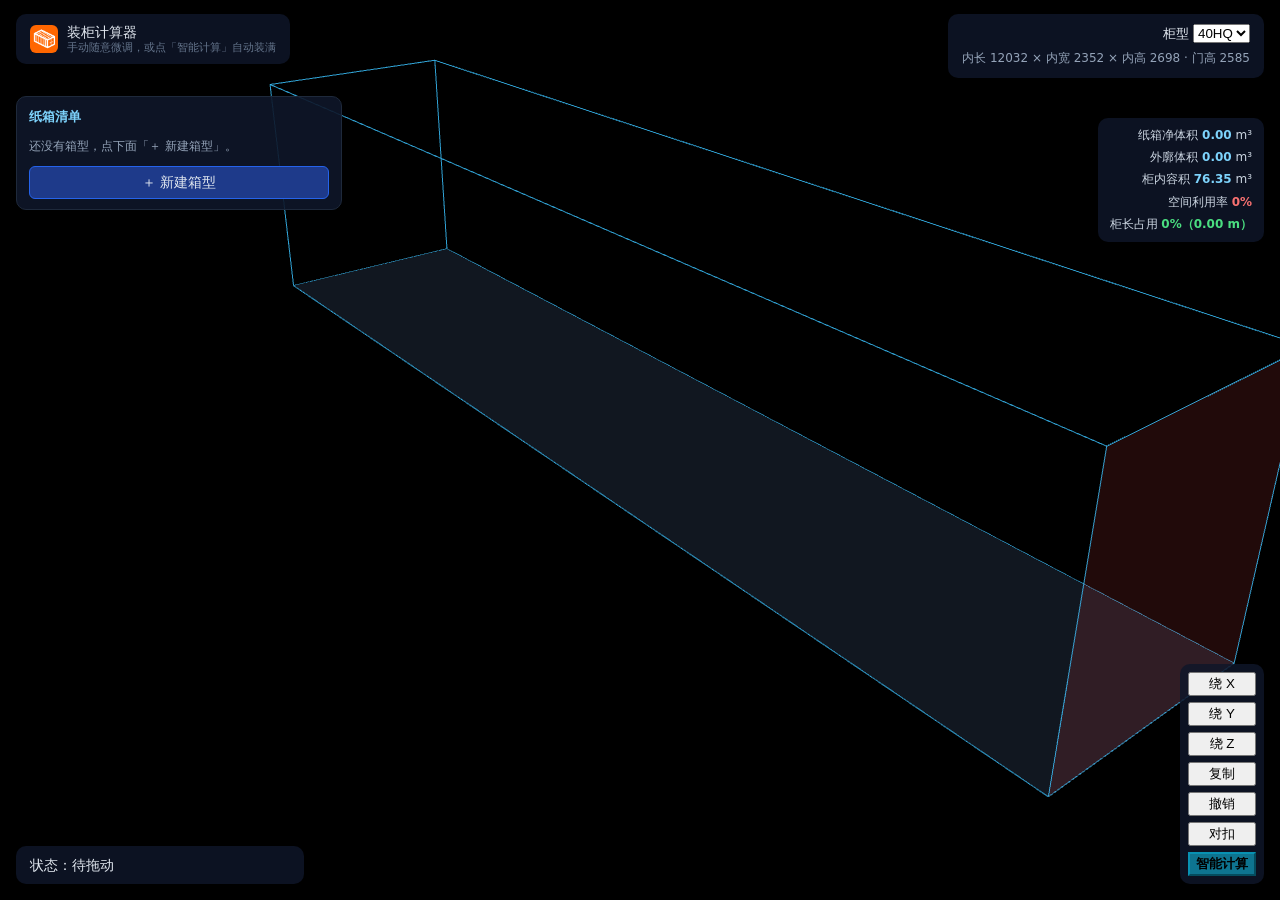
<file: index.html>
﻿<!DOCTYPE html>
<html lang="zh-CN">
<head>
<meta charset="UTF-8">
<title>集装箱装柜计算 · 手动摆放 + 智能计算</title>
<link rel="icon" href="assets/favicon-32.png" sizes="32x32" type="image/png">
<link rel="icon" href="assets/favicon-16.png" sizes="16x16" type="image/png">
<link rel="icon" href="assets/favicon-48.png" sizes="48x48" type="image/png">
<link rel="icon" href="assets/favicon.ico" sizes="any">
<link rel="apple-touch-icon" href="assets/apple-touch-icon.png">
<style>
  body { margin: 0; background: #0f172a; color: #e2e8f0; font: 14px/1.6 system-ui, "Microsoft YaHei", sans-serif; }
  #hud { position: fixed; left: 16px; top: 14px; z-index: 2; background: rgba(15,23,42,.82); padding: 10px 14px; border-radius: 10px; }
  #hud-right { position: fixed; right: 16px; top: 14px; z-index: 2; background: rgba(15,23,42,.82);
               padding: 10px 14px; border-radius: 10px; text-align: right; }
  /* 操作按钮：竖直排在页面右下角 */
  #tools { position: fixed; right: 16px; bottom: 16px; z-index: 2; background: rgba(15,23,42,.82);
           padding: 8px 8px; border-radius: 10px; display: flex; flex-direction: column; gap: 6px; }
  #tools .btn { width: 96px; }
  #hud b { color: #7dd3fc; }
  #status { position: fixed; left: 16px; bottom: 16px; z-index: 2; background: rgba(15,23,42,.82); padding: 8px 14px; border-radius: 10px; min-width: 260px; }
  #status.bad { background: rgba(127,29,29,.9); }
  canvas { display: block; }
  /* 左栏：箱型列表与新建表单 */
  #side { position: fixed; left: 16px; top: 96px; z-index: 3; width: 300px; max-height: calc(100vh - 150px); overflow-y: auto; overflow-x: hidden;
          background: rgba(15,23,42,.9); border: 1px solid #1e293b; border-radius: 10px; padding: 10px 12px; }
  #side h3 { margin: 0 0 8px; font-size: 13px; color: #7dd3fc; font-weight: 600; }
  .btn { background: #1e3a8a; color: #e2e8f0; border: 1px solid #2563eb; border-radius: 6px; padding: 4px 10px; cursor: pointer; font: inherit; }
  .btn:hover { background: #1d4ed8; }
  .btn.ghost { background: transparent; border-color: #334155; }
  .sku { border: 1px solid #1e293b; border-radius: 8px; padding: 7px 9px; margin-bottom: 7px; cursor: pointer; }
  .sku.on { border-color: #f59e0b; background: rgba(245,158,11,.08); }
  .sku .nm { font-size: 13px; color: #e2e8f0; display: flex; align-items: center; gap: 6px; }
  .sku .dot { width: 10px; height: 10px; border-radius: 50%; display: inline-block; flex: none; }
  .sku .meta { font-size: 12px; color: #94a3b8; }
  /* 单行排版：名称 规格 计数 ＋改删 全在一行里 */
  .sku .row1 { display: flex; align-items: center; gap: 6px; font-size: 13px; min-width: 0; }
  .sku .row1 .nmx { color: #e2e8f0; white-space: nowrap; }
  .sku .row1 .meta { color: #94a3b8; font-size: 12px; overflow: hidden; text-overflow: ellipsis; min-width: 0; flex: 0 1 auto; }
  .sku .row1 .cnt { margin-left: auto; font-size: 12px; color: #7dd3fc; white-space: nowrap; }
  .sku .row1 .btn { padding: 1px 6px; font-size: 12px; line-height: 18px; flex: none; }
  .sku .cnt { margin-left: auto; font-size: 12px; color: #7dd3fc; }
  /* 体积/利用率：放到右上角柜型信息下面，竖排右对齐 */
  #stats { position: fixed; right: 16px; top: 118px; z-index: 2;
           background: rgba(15,23,42,.82); padding: 8px 12px; border-radius: 10px; font-size: 12px;
           color: #cbd5e1; display: flex; flex-direction: column; gap: 3px; align-items: flex-end;
           text-align: right; white-space: nowrap; }
  #stats b { color: #7dd3fc; font-weight: 600; }
  #empty { color: #94a3b8; font-size: 12px; line-height: 1.7; margin: 6px 0 10px; }
  #form { display: none; border-top: 1px dashed #334155; margin-top: 8px; padding-top: 8px; }
  #form.on { display: block; }
  #form .fld { display: flex; gap: 6px; margin-bottom: 6px; }
  #form label { font-size: 12px; color: #94a3b8; width: 84px; flex: none; line-height: 26px; }
  #form input, #form select { background: #0f172a; color: #e2e8f0; border: 1px solid #334155; border-radius: 5px; padding: 3px 6px; width: 100%; font: inherit; }
  #form .err { color: #fca5a5; font-size: 12px; min-height: 16px; }
  #shapes { display: flex; gap: 6px; margin-bottom: 6px; }
  #shapes button { flex: 1; background: #0f172a; color: #cbd5e1; border: 1px solid #334155; border-radius: 5px; padding: 4px 0; cursor: pointer; font: inherit; }
  #shapes button.on { border-color: #38bdf8; color: #38bdf8; }
</style>
</head>
<body>
<div id="hud">
  <div style="display:flex;align-items:center;gap:9px">
    <img src="assets/logo.png" alt="logo" style="width:28px;height:28px;border-radius:6px;flex:none">
    <div>
      <div style="font-size:14px;color:#e2e8f0;line-height:1.2">装柜计算器</div>
      <div style="font-size:11px;color:#64748b;line-height:1.2">手动随意微调，或点「智能计算」自动装满</div>
    </div>
  </div>
</div>
<div id="hud-right">
  <div style="font-size:13px">
    柜型 <select id="ctn">
      <option>20GP</option><option>40GP</option><option>40HQ</option><option>45HQ</option>
    </select>
  </div>
  <div id="dims" style="color:#94a3b8;margin-top:4px;font-size:12px;text-align:right"></div>
</div>
<div id="tools">
  <button id="rx">绕 X</button> <button id="ry">绕 Y</button> <button id="rz">绕 Z</button>
  <button id="cp">复制</button> <button id="un">撤销</button>
  <button id="pair">对扣</button>
  <button id="smart" style="background:#0e7490;border-color:#0891b2;font-weight:600">智能计算</button>
</div>
<div id="side">
  <h3>纸箱清单</h3>
  <div id="empty">还没有箱型，点下面「＋ 新建箱型」。</div>
  <div id="sku-list"></div>
  <button class="btn" id="new-sku" style="width:100%">＋ 新建箱型</button>
  <div id="form">
    <div id="shapes">
      <button type="button" data-shape="rect">矩形箱</button>
      <button type="button" data-shape="lshape">L 形箱</button>
      <button type="button" data-shape="slope">斜顶箱</button>
    </div>
    <div class="fld"><label>名称</label><input id="f-name" placeholder="例如 吧椅 / 茶几"></div>
    <div id="fields"></div>
    <div class="fld"><label>数量</label><input id="f-qty" value="10" inputmode="numeric"></div>
    <div class="err" id="f-err"></div>
    <div class="fld" style="gap:8px">
      <button class="btn" id="f-save" style="flex:1">保存</button>
      <button class="btn ghost" id="f-cancel" style="flex:1">取消</button>
    </div>
    <div class="fld" id="f-del-wrap" style="display:none">
      <button class="btn ghost" id="f-del" style="flex:1;border-color:#7f1d1d;color:#fca5a5">删除这个箱型</button>
    </div>
  </div>
</div>
<div id="stats">
  <span>纸箱净体积 <b id="st-net">0</b> m³</span>
  <span>外廓体积 <b id="st-outer">0</b> m³</span>
  <span>柜内容积 <b id="st-cvol">0</b> m³</span>
  <span>空间利用率 <b id="st-rate">0%</b></span>
  <span>柜长占用 <b id="st-len">0%</b></span>
</div>
<div id="status">状态：待拖动</div>
<div id="stat2" style="display:none"></div>
<script>
  // 错误兜底：页面出任何错都写到状态栏，截图就能看到原因
  window.__errs = [];
  function showErr(msg) {
    window.__errs.push(msg);
    var el = document.getElementById('status');
    if (el) { el.textContent = '脚本错误：' + msg; el.className = 'bad'; }
    var s2 = document.getElementById('stat2');
    if (s2) s2.textContent = '脚本错误：' + msg;
  }
  window.onerror = function (m, src, line, col) { showErr(m + ' @' + (src || '') + ':' + line + ':' + col); };
  window.addEventListener('unhandledrejection', function (e) {
    showErr((e.reason && (e.reason.message || e.reason)) || 'unknown rejection');
  });
</script>
<script src="js/core/shapes.js"></script>
<script src="js/core/containers.js"></script>
<script src="js/core/solid.js"></script>
<script src="js/core/pack.js"></script>
<script src="js/core/manual.js"></script>
<script src="js/core/corner-link.js"></script>
<script src="js/core/manual-model.js"></script>
<script type="module">
import * as THREE from './vendor/three.module.min.js';
import { geometryFor, poseMatrix3, applyPose } from './js/ui/box-geometry.js';

// 柜型切换：换柜型直接带参数重载，线框 / 相机取景 / 射线平面 / 标注一起重建，
// 不留半新半旧的场景状态。柜型确定 = 尺寸确定，本来就该整场重建。
const ctnKey = new URLSearchParams(location.search).get('container') || '40HQ';
const ctnSel = document.getElementById('ctn');
if (ctnSel) {
  ctnSel.value = ctnKey;
  // 切柜型：只重建渲染对象（线框/地面/相机/标注），数据模型原地保留，
  // 已摆的箱子一个都不丢；重建后重新校验，越界的标红。
  ctnSel.addEventListener('change', () => {
    c = CL.containers.get(ctnSel.value);
    model.container = c;
    paintDims();
    rebuildScene();
    revalidate();
    selected = null;
    refreshAll();
    say('已切到 ' + ctnSel.value + '：' + c.innerL + '×' + c.innerW + '×' + c.innerH);
  });
}
let c = CL.containers.get(ctnKey);
function paintDims() {
  document.getElementById('dims').textContent =
    '内长 ' + c.innerL + ' × 内宽 ' + c.innerW + ' × 内高 ' + c.innerH + ' · 门高 ' + c.doorH;
}
paintDims();
const statusEl = document.getElementById('status');
const say = (msg, bad) => {
  statusEl.textContent = '状态：' + msg;
  statusEl.className = bad ? 'bad' : '';
};

// ---- 场景 ----
const scene = new THREE.Scene();
const camera = new THREE.PerspectiveCamera(45, innerWidth / innerHeight, 10, 80000);
const renderer = new THREE.WebGLRenderer({ antialias: true });
renderer.setSize(innerWidth, innerHeight);
renderer.setPixelRatio(Math.min(devicePixelRatio, 2));
document.body.appendChild(renderer.domElement);

let L = c.innerL, H = c.innerH, W = c.innerW;
const toScene = (x, y, z) => new THREE.Vector3(x - L / 2, y, z - W / 2);

// 柜体线框 + 地平面放在一个组里，切柜型时整组重建
const world = new THREE.Group();
scene.add(world);
let floor = null;
/** 取景：把画面整体上抬 7%，柜体底边不被底部数据栏压住（并让 aspect 与视口一致） */
function frameCamera() {
  const w = innerWidth, h = innerHeight, H2 = Math.round(h * 1.30) - 80;   // -80px：整体再往下约 1cm
  camera.aspect = w / H2;
  camera.setViewOffset(w, H2, 0, H2 - h, w, h);
  camera.updateProjectionMatrix();
}
let wireMat = null;
function rebuildScene() {
  while (world.children.length) {
    const o = world.children.pop();
    if (o.geometry) o.geometry.dispose();
  }
  L = c.innerL; H = c.innerH; W = c.innerW;
  // 柜体轮廓线单独留一份材质：拖动时把它调淡，免得线条穿过纸箱干扰判断
  wireMat = new THREE.LineBasicMaterial({ color: 0x38bdf8, transparent: true, opacity: 0.85 });
  world.add(new THREE.LineSegments(
    new THREE.EdgesGeometry(new THREE.BoxGeometry(L, H, W)),
    wireMat
  ).translateY(H / 2));
  floor = new THREE.Mesh(
    new THREE.PlaneGeometry(L, W),
    new THREE.MeshBasicMaterial({ color: 0x1e293b, transparent: true, opacity: 0.55, side: THREE.DoubleSide })
  );
  floor.rotation.x = -Math.PI / 2;
  floor.position.set(0, 0, 0);
  floor.name = 'floor';
  world.add(floor);
  // 柜门标记：红色半透明面。装柜必须从它的对面（柜头）开始装，门口留到最后，人才能进出
  const door = new THREE.Mesh(
    new THREE.PlaneGeometry(W, H),
    new THREE.MeshBasicMaterial({ color: 0xef4444, transparent: true, opacity: 0.14, side: THREE.DoubleSide })
  );
  door.rotation.y = Math.PI / 2;
  door.position.set(L / 2, H / 2, 0);   // 相机在 +x 侧：门口朝向观察者，像真的站在柜门往里看
  door.name = 'door';
  world.add(door);
  // 相机取景：拉近一点、视线略低于中心，柜体整体上移，不被底部面板和右下按钮挡住
  // 取景距离按 -10% 缩小：柜体在画面里小一圈（模型尺寸不变，只是视觉）
  camera.position.set(L * 0.81, H * 2.38, W * 3.23);
  camera.lookAt(0, H * 0.30, 0);
  frameCamera();
}
rebuildScene();

// 模型从空箱型开始，箱型一律由左栏新建；这里的网格只是模型的投影
const model = CL.manualModel.create([], c);
const itemsById = model.itemsById;

// 三种箱型的几何共用 js/ui/box-geometry.js，和正式页同一份代码
const geoCache = new Map();
function geoFor(skuId, pose) {
  const key = skuId + '|' + (pose ? pose.join(',') : '');
  if (!geoCache.has(key)) {
    const it = itemsById[skuId];
    const g = geometryFor(it);
    if (pose) applyPose(g, poseMatrix3(pose));
    geoCache.set(key, g);
  }
  return geoCache.get(key);
}
const PALETTE = ['#2563eb', '#0d9488', '#d97706', '#7c3aed', '#db2777', '#65a30d', '#0891b2', '#b45309', '#4f46e5', '#be123c'];
function colorFor(skuId) {
  const it = itemsById[skuId];
  const i = it && typeof it.index === 'number' ? it.index : 0;
  return new THREE.Color(PALETTE[i % PALETTE.length]);
}
const skuMats = new Map();
function matFor(skuId) {
  if (!skuMats.has(skuId)) skuMats.set(skuId, new THREE.MeshLambertMaterial({ color: colorFor(skuId), transparent: true, opacity: 0.92 }));
  return skuMats.get(skuId);
}
const ghostMat = new THREE.MeshLambertMaterial({ color: 0x93c5fd, transparent: true, opacity: 0.55 });
// 拖动预览的颜色：蓝=随便落、青=已吸到支撑面并贴边、绿=已咬住自动对扣位
const ghostFaceMat = new THREE.MeshLambertMaterial({ color: 0x22d3ee, transparent: true, opacity: 0.6 });
const ghostPairMat = new THREE.MeshLambertMaterial({ color: 0x22c55e, transparent: true, opacity: 0.65 });
const SELECT_MAT = new THREE.MeshLambertMaterial({ color: 0xf59e0b });
const BAD_MAT = new THREE.MeshLambertMaterial({ color: 0xdc2626 });
scene.add(new THREE.HemisphereLight(0xffffff, 0x334155, 1.1));

function meshFor(b) {
  const m = new THREE.Mesh(geoFor(b.skuId, b.pose), matFor(b.skuId));

  m.userData.uid = b.uid;
  m.position.copy(toScene(b.x + b.l / 2, b.z + b.h / 2, b.y + b.w / 2));
  return m;
}
const meshes = new Map();
function syncMesh(b) {
  let m = meshes.get(b.uid);
  if (!m) { m = meshFor(b); meshes.set(b.uid, m); scene.add(m); }
  // 旋转会换姿态矩阵，几何必须跟着换；只改位置会让箱子“看着没转”
  m.geometry = geoFor(b.skuId, b.pose);
  m.position.copy(toScene(b.x + b.l / 2, b.z + b.h / 2, b.y + b.w / 2));
  return m;
}

// 相机：斜上方看整柜（rebuildScene 里会按柜型重新取景，这里只是初值）
// 取景距离按 -10% 缩小：柜体在画面里小一圈（模型尺寸不变，只是视觉）
  camera.position.set(L * 0.81, H * 2.38, W * 3.23);
camera.lookAt(0, H * 0.30, 0);
frameCamera();

// ---- 拖放 ----
const raycaster = new THREE.Raycaster();
const pointer = new THREE.Vector2();
const dragPlaneHits = [];
let dragging = null;   // { uid, mesh, start, planeY, snapped }
let dragPlane = null;  // 固定高度的拖拽平面（three 的 Y 是高度）
let dragOffset = null; // 抓取点相对箱心的水平偏移，避免一按下箱子就跳到鼠标下
let ghostPos = null;

function setPointer(ev) {
  pointer.x = (ev.clientX / innerWidth) * 2 - 1;
  pointer.y = -(ev.clientY / innerHeight) * 2 + 1;
}

function groundHit() {
  raycaster.setFromCamera(pointer, camera);
  const hits = raycaster.intersectObjects([floor, ...meshes.values()], false);
  return hits.length ? hits[0].point : null;
}

renderer.domElement.addEventListener('pointerdown', (ev) => {
  setPointer(ev);
  raycaster.setFromCamera(pointer, camera);
  const hits = raycaster.intersectObjects([...meshes.values()], false);
  if (!hits.length) return;
  const uid = hits[0].object.userData.uid;
  const b = model.boxes.find((x) => x.uid === uid);
  // 固定高度的拖拽平面：不管鼠标划过地板、箱顶还是箱侧，箱子都只在同一水平面上跟手走。
  // 之前按“射线打到哪个面”来定位，划过别的箱子就会跳高度，这是难控制的根因。
  const planeY = b.z + b.h / 2;
  dragPlane = new THREE.Plane(new THREE.Vector3(0, 1, 0), -planeY);
  const hitPoint = new THREE.Vector3();
  raycaster.ray.intersectPlane(dragPlane, hitPoint);
  dragOffset = new THREE.Vector3(
    hits[0].object.position.x - hitPoint.x, 0, hits[0].object.position.z - hitPoint.z
  );
  // 每像素多少毫米：按住 Shift 上下拖时用它把鼠标位移换算成高度
  const camDist = Math.abs(camera.position.y - planeY);
  const worldH = 2 * camDist * Math.tan((camera.fov * Math.PI / 180) / 2);
  dragging = {
    uid, mesh: hits[0].object, start: b, planeY,
    downX: ev.clientX, downY: ev.clientY, zOff: null,
    mmPerPx: (worldH / innerHeight) || 5
  };
  if (wireMat) wireMat.opacity = 0.22;      // 拖动时把柜体轮廓调淡，别挡视线
  hits[0].object.material = ghostMat;
  renderer.domElement.setPointerCapture(ev.pointerId);
  say('拖动：直接拖=水平移动；按住 Shift=左右上下一起动（自由拖动）');
});

function containerXY(mesh, b) {
  return { x: mesh.position.x + L / 2 - b.l / 2, y: mesh.position.z + W / 2 - b.w / 2 };
}
const SNAP_TOL = 160;   // 吸附容差：越大越“粘”。现场堆箱是靠近就对齐，160mm 才有明显的磁吸感
const PAIR_TOL = 400;   // 自动对扣的吸引距离：同款 L 形/斜顶在这个范围内就咬住

/** 找出脚下能托住 (l×w) 的最高支撑高度：把同一高度的所有支撑面并起来看（两只箱拼着也能托住） */
function supportRectUnder(placed, h, x, y, l, w) {
  const byZ = new Map();
  placed.forEach((p) => {
    const it = itemsById[p.skuId];
    if (!it || !CL.pack.surfacesOf) return;
    CL.pack.surfacesOf(it, p).forEach((s) => {
      const key = Math.round(s.z * 1000) / 1000;
      if (!byZ.has(key)) byZ.set(key, []);
      byZ.get(key).push(s.rect);
    });
  });
  const zs = Array.from(byZ.keys()).filter((z) => z + h <= c.innerH + 1e-6).sort((a, b) => b - a);
  for (const z of zs) {
    const rects = byZ.get(z);
    // 这一高度的支撑面并集的外接框：箱子贴进去，尽量落在支撑上
    let x0 = Infinity, y0 = Infinity, x1 = -Infinity, y1 = -Infinity;
    rects.forEach((r) => {
      const ix = Math.min(x + l, r.x + r.l) - Math.max(x, r.x);
      const iy = Math.min(y + w, r.y + r.w) - Math.max(y, r.y);
      if (ix <= 0 || iy <= 0) return;
      x0 = Math.min(x0, r.x); y0 = Math.min(y0, r.y);
      x1 = Math.max(x1, r.x + r.l); y1 = Math.max(y1, r.y + r.w);
    });
    if (x0 === Infinity) continue;
    const coverW = Math.min(x + l, x1) - Math.max(x, x0);
    const coverH = Math.min(y + w, y1) - Math.max(y, y0);
    if (coverW <= 0 || coverH <= 0) continue;
    return { z, rect: { x: x0, y: y0, l: x1 - x0, w: y1 - y0 } };
  }
  return null;
}

/** 把箱子夹在柜内（拖拽过程中永远不越界），再吸附，最后把网格摆到结果位置 */
function placeGhost(ev) {
  setPointer(ev);
  raycaster.setFromCamera(pointer, camera);
  const b = dragging.start;
  const halfL = b.l / 2, halfW = b.w / 2;
  // 鼠标正下方命中了什么（一次射线，后面水平位置和高度都用它）
  const hoverHits = raycaster.intersectObjects(
    [floor].concat(Array.from(meshes.values()).filter((m) => m.userData.uid !== dragging.uid)), false);
  let bx, by;
  if (dragging.verticalOnly && dragging.lastBX !== undefined) {
    // 按住 Shift 只在竖直方向调整：水平位置锁住不动，免得一动鼠标箱子就横向漂
    bx = dragging.lastBX; by = dragging.lastBY;
  } else {
    // 水平位置优先跟着鼠标命中的那个面走：这样把箱子拖到高箱顶上时，
    // 它落点就在高箱顶上。误差靠平滑（lerp）消化，不会一换面就跳。
    // 鼠标没压到任何面（指到柜外）时，退回"箱子自己那一层高度"的平面。
    let tx, ty;
    if (hoverHits.length) {
      const hp = hoverHits[0].point;
      tx = hp.x + dragOffset.x + L / 2 - halfL;
      ty = hp.z + dragOffset.z + W / 2 - halfW;
    } else {
      const p = new THREE.Vector3();
      if (!raycaster.ray.intersectPlane(dragPlane, p)) return;
      tx = p.x + dragOffset.x + L / 2 - halfL;
      ty = p.z + dragOffset.z + W / 2 - halfW;
    }
    // 位置就是鼠标算出来的那个，不做插值：松手才准。
    // 之前 0.4 的平滑会让箱子永远落后鼠标一点，松手时落点偏开目标箱，
    // 表现成"有时能叠、有时叠不上"。
    bx = Math.min(Math.max(tx, 0), L - b.l);
    by = Math.min(Math.max(ty, 0), W - b.w);
    dragging.lastBX = bx; dragging.lastBY = by;
  }
  const cand = Object.assign({}, b, { x: bx, y: by });
  const others = model.boxes.filter((o) => o.uid !== dragging.uid);
  // 按住 Shift：箱子直接浮在 zOff 高度，跟着鼠标上下动。
  // 之前是"只能落到已有的面上"，没有面可落时箱子纹丝不动，看起来像没反应。
  if (dragging.airborne) {
    // 自由拖动：按鼠标算出来的三维位置直接摆，不再贴面
    const fb = dragging.freeBox;
    const z = Math.max(0, Math.min(c.innerH - b.h, fb ? fb.z : (dragging.zOff === null ? b.z : dragging.zOff)));
    const air = Object.assign({}, b, { x: fb ? fb.x : bx, y: fb ? fb.y : by, z });
    dragging.preview = { box: air, kind: 'air' };
    dragging.previewKind = 'air';
    dragging.snapped = air;
    dragging.mesh.material = ghostMat;
    dragging.mesh.position.set(air.x + halfL - L / 2, z + b.h / 2, air.y + halfW - W / 2);
    return;
  }
  const sn = CL.manual.snap(cand, others, c, 0);   // 只夹进柜内，贴边交给下面的逐轴对齐
  let sx = Math.min(Math.max(sn.box.x, 0), L - b.l);
  let sy = Math.min(Math.max(sn.box.y, 0), W - b.w);

  // 高度上限：鼠标压到哪只箱子，就用它整只箱子的顶面高度（压到侧面也算它顶上）。
  // 用命中点的 y 会"压在侧面就只到半高"，于是同样瞄一个箱子，一会儿能叠一会儿不行。
  let hoverZ = 0;
  if (hoverHits.length) {
    const ho = hoverHits[0].object;
    if (ho === floor) {
      hoverZ = 0;
    } else {
      const hb = model.boxes.find((x) => x.uid === ho.userData.uid);
      hoverZ = hb ? hb.z + hb.h : Math.max(0, hoverHits[0].point.y);
    }
  }
  dragging.hoverZ = hoverZ;

  // 拖动过程中就用松手时同一套算法算落点：所见即所得。
  //   1) 同款 L 形/斜顶在 400mm 内 → 预览"翻过来扣上"的位置（带滞后，临界点上不来回抖）
  //   2) 否则 → 预览"坐到支撑面 + 逐轴贴边"的位置
  const probe = Object.assign({}, b, { x: sx, y: sy, z: b.z, uid: dragging.uid });
  let preview = null;
  // 只排除"自己那个配对伙伴"：否则把下面那只拖起来时会去扣上面那只，看起来就是两只交换位置。
  // 别的箱子一律允许扣（不再因为"配过对"就整只被排除）。
  const pairExclude = [];
  if (dragging.start.pairedWith) pairExclude.push(dragging.start.pairedWith);
  others.forEach((o) => { if (o.pairedWith === dragging.uid) pairExclude.push(o.uid); });
  const ap = CL.cornerLink.autoPairOnDrop(probe, others, c, itemsById, { tol: PAIR_TOL, exclude: pairExclude });
  if (!ap.ok && ap.reason === 'asymmetric' && !dragging.asymWarned) {
    dragging.asymWarned = true;
    say(ap.message, true);          // 台阶不对称：说清楚为什么扣不上，别让人以为程序坏了
  }
  if (ap.ok) {
    preview = { box: ap.box, kind: 'pair', pairedWith: ap.pairedWith, dist: ap.dist, res: ap.residual };
    dragging.pairLock = { x: ap.box.x, y: ap.box.y, to: ap.pairedWith };
  } else if (dragging.pairLock) {
    // 滞后：已经咬住的扣位，得拖出 1.6 倍容差才松开，否则在边界上会闪
    const d = Math.hypot(probe.x - dragging.pairLock.x, probe.y - dragging.pairLock.y);
    const lockBox = others.find((o) => o.uid === dragging.pairLock.to);
    const ph = lockBox && CL.cornerLink.pairPlacement(lockBox, itemsById[b.skuId]);
    if (d <= PAIR_TOL * 1.6 && ph) {
      const locked = Object.assign({}, b, ph);
      preview = {
        box: locked, kind: 'pair', pairedWith: lockBox.uid, dist: Math.round(d * 10) / 10,
        res: {
          dx: Math.round((locked.x - lockBox.x) * 10) / 10,
          dy: Math.round((locked.y - lockBox.y) * 10) / 10,
          dz: Math.round((locked.z - lockBox.z - itemsById[b.skuId].shapeValues.hlow) * 10) / 10
        }
      };
    } else {
      dragging.pairLock = null;
    }
  }
  if (!preview) {
    // 高度上限只由滚轮决定（默认不限）：落在"脚下最高的那层"。
    // 之前用"鼠标压到的那个面"当上限，结果同一只箱子左边能叠、右边不能叠——
    // 因为射线有没有打到那个箱顶取决于视角和遮挡，不该影响能不能叠。
    const cap = dragging.zOff === null ? Infinity : dragging.zOff;
    let pf = CL.cornerLink.placeOnFace(
      Object.assign({}, b, { x: sx, y: sy, z: c.innerH, uid: dragging.uid }), others, c, itemsById,
      { tol: 150, maxZ: cap });
    if (!pf.ok) {
      // 命中面的位置不行（视差/遮挡导致偏了一点），再试"箱子自己那一层"的平面位置
      const p2 = new THREE.Vector3();
      if (raycaster.ray.intersectPlane(dragPlane, p2)) {
        const sx2 = Math.min(Math.max(p2.x + dragOffset.x + L / 2 - halfL, 0), L - b.l);
        const sy2 = Math.min(Math.max(p2.z + dragOffset.z + W / 2 - halfW, 0), W - b.w);
        const pf2 = CL.cornerLink.placeOnFace(
          Object.assign({}, b, { x: sx2, y: sy2, z: c.innerH, uid: dragging.uid }), others, c, itemsById,
          { tol: 150, maxZ: cap });
        if (pf2.ok) { pf = pf2; sx = sx2; sy = sy2; }
      }
    }
    if (pf.ok) preview = { box: pf.box, kind: 'face', info: pf };
    else dragging.previewFail = pf.message;
  }
  if (!preview) {
    // 什么也贴不上（被挡住/出柜）：保持原高度原位置，松手会报原因
    const st = CL.manual.settle(Object.assign({}, b, { x: sx, y: sy, z: c.innerH }), others, c, itemsById);
    dragging.preview = null;
    dragging.previewKind = 'raw';
    dragging.snapped = Object.assign({}, b, { x: sx, y: sy, z: st.ok ? st.z : b.z });
    dragging.mesh.material = ghostMat;
    dragging.mesh.position.set(sx + halfL - L / 2, dragging.snapped.z + b.h / 2, sy + halfW - W / 2);
    return;
  }
  dragging.preview = preview;
  dragging.previewKind = preview.kind;
  dragging.snapped = preview.box;
  dragging.mesh.material = preview.kind === 'pair' ? ghostPairMat : ghostFaceMat;
  dragging.mesh.position.set(
    preview.box.x + halfL - L / 2,
    preview.box.z + b.h / 2,
    preview.box.y + halfW - W / 2
  );
}

renderer.domElement.addEventListener('pointermove', (ev) => {
  if (!dragging) return;
  // 拖动阈值：手指/鼠标抖几个像素不算拖动，否则"点一下选中"会顺手把箱子挪位
  if (!dragging.moved) {
    const d = Math.hypot(ev.clientX - dragging.downX, ev.clientY - dragging.downY);
    if (d < 4) return;
  }
  dragging.moved = true;
  dragging.lastX = ev.clientX;
  dragging.lastY = ev.clientY;
  // 按住 Shift：进入"自由 3D 拖动"——箱子跟着鼠标在屏幕平面里同时左右上下走。
  // 之前两种模式一个锁高度、一个锁水平，想同时挪就得来回切换，所以总觉得拖不到位。
  if (ev.shiftKey) {
    const halfL0 = dragging.start.l / 2, halfW0 = dragging.start.w / 2;
    const cur = dragging.freeBox || dragging.snapped || dragging.start;
    const curCenter = new THREE.Vector3(
      cur.x + halfL0 - L / 2,
      cur.z + dragging.start.h / 2,
      cur.y + halfW0 - W / 2
    );
    if (!dragging.free) {
      const n = new THREE.Vector3();
      camera.getWorldDirection(n);
      dragging.freePlane = new THREE.Plane().setFromNormalAndCoplanarPoint(n, curCenter);
      const h0 = new THREE.Vector3();
      if (!raycaster.ray.intersectPlane(dragging.freePlane, h0)) return;
      dragging.freeOffset = curCenter.clone().sub(h0);   // 抓取偏移，避免一按 Shift 就跳
      dragging.free = true;
      say('自由拖动：左右移动 + 上下升降同时生效，松手落到下方平面');
    }
    const hit = new THREE.Vector3();
    if (!raycaster.ray.intersectPlane(dragging.freePlane, hit)) return;
    const ctr = hit.add(dragging.freeOffset);
    const nx = ctr.x + L / 2 - halfL0;
    const ny = ctr.z + W / 2 - halfW0;
    const nz = ctr.y - dragging.start.h / 2;
    dragging.freeBox = {
      x: Math.max(0, Math.min(L - dragging.start.l, nx)),
      y: Math.max(0, Math.min(W - dragging.start.w, ny)),
      z: Math.max(0, Math.min(c.innerH - dragging.start.h, nz))
    };
    dragging.zOff = dragging.freeBox.z;
    dragging.verticalOnly = true;
    dragging.airborne = true;
    placeGhost(ev);
    say('自由拖动中：x ' + Math.round(dragging.freeBox.x) + ' / y ' + Math.round(dragging.freeBox.y) +
      ' / z ' + Math.round(dragging.freeBox.z) + '（松手落到下方平面）');
    return;
  }
  dragging.free = false;
  dragging.freeBox = null;
  dragging.verticalOnly = false;
  dragging.airborne = false;
  dragging.lastShiftY = undefined;
  placeGhost(ev);
});

// 拖动中滚轮调"允许落到的高度"：想塞进堆垛下面就把高度压下来，
// 否则落位永远吸到脚边最高的那一层，塞不进去。
renderer.domElement.addEventListener('wheel', (ev) => {
  if (!dragging) return;
  ev.preventDefault();
  const step = ev.shiftKey ? 10 : 50;
  const hi = Math.max(0, c.innerH - dragging.start.h);
  // 第一次滚轮从"当前预览到的高度"起算，滚一格才不会跳
  if (dragging.zOff === null) {
    dragging.zOff = (dragging.snapped && dragging.snapped.z !== undefined) ? dragging.snapped.z : dragging.start.z;
  }
  const next = dragging.zOff + (ev.deltaY > 0 ? -step : step);
  dragging.zOff = Math.max(0, Math.min(hi, next));
  dragging.moved = true;
  if (dragging.lastX !== undefined) {
    placeGhost({ clientX: dragging.lastX, clientY: dragging.lastY });
  }
  say('落点高度上限 z=' + Math.round(dragging.zOff) + 'mm（滚轮向上抬 / 向下压，Shift 精细 10mm）');
}, { passive: false });

renderer.domElement.addEventListener('pointerup', (ev) => {
  if (!dragging) return;
  const { uid, mesh, start } = dragging;
  let pv = dragging.preview;           // 拖动中实时算好的落点：所见即所得
  const failMsg = dragging.previewFail;
  const moved = dragging.moved === true;   // 只是点一下（没拖动）就别动它
  dragging = null;
  if (wireMat) wireMat.opacity = 0.85;      // 松手恢复柜体轮廓
  mesh.material = matFor(start.skuId);
  if (!moved) return;                      // 单击只负责选中，不动箱子
  // 按住 Shift 摆出来的高度是"浮空预览"：松手时从那个高度落到下方能托住的面
  let finalPv = pv;
  if (pv && pv.kind === 'air') {
    const others = model.boxes.filter((b) => b.uid !== uid);
    const pf = CL.cornerLink.placeOnFace(
      Object.assign({}, pv.box, { z: c.innerH, uid }), others, c, itemsById,
      { tol: 150, maxZ: pv.box.z });
    if (!pf.ok) {
      syncMesh(start);
      say('放不下：' + pf.message, true);
      return;
    }
    finalPv = { box: pf.box, kind: 'face', info: pf };
  }
  if (!finalPv) {
    syncMesh(start);
    say('放不下：' + (failMsg || '这个位置没有可落的面'), true);
    return;
  }
  pv = finalPv;
  if (pv.kind === 'pair') {
    model.boxes = model.boxes.map((b) => (b.uid === uid
      ? Object.assign({}, pv.box, { uid, pinned: true, pairedWith: pv.pairedWith })
      : (b.uid === pv.pairedWith ? Object.assign({}, b, { paired: true }) : b)));
    selected = uid;
    refreshAll();
    say('已自动对扣：#' + uid + ' 翻过来扣在 #' + pv.pairedWith + ' 上（水平 ' + pv.dist +
      'mm 内咬住）｜角对齐 ' + pv.res.dx + ' / ' + pv.res.dy + ' / ' + pv.res.dz +
      'mm｜落点 z=' + Math.round(pv.box.z) + '｜与其它箱侵入 0mm');
    return;
  }
  const info = pv.info || {};
  // 普通落位：把这只箱子（和它的配对伙伴）从配对关系里一起摘出来。
  // 只解自己是不够的——伙伴如果还是 pinned，就会永远悬在原地，拖不动也落不下来。
  model.boxes = model.boxes.map((b) => {
    if (b.uid === uid) return Object.assign({}, pv.box, { uid, pinned: false, pairedWith: undefined });
    if (start.pairedWith && b.uid === start.pairedWith) {
      return Object.assign({}, b, { paired: false, pinned: false });   // 它原来的下件：解除配对，正常受重力
    }
    if (b.pairedWith === uid) {
      return Object.assign({}, b, { paired: false, pinned: false, pairedWith: undefined }); // 原来扣在它上面的那只
    }
    return b;
  });
  selected = uid;
  refreshAll();
  say('已落位：' + (info.floor ? '柜底' : '下层箱面 z=' + Math.round(info.supportZ)) +
    '｜面接触 ' + Math.round((info.contact ? info.contact.ratio : 1) * 100) + '%' +
    '（' + (info.contact ? info.contact.area : Math.round(pv.box.l * pv.box.w)) + 'mm²）' +
    '｜缝 ' + (info.gap === undefined ? 0 : info.gap) + 'mm' +
    (info.aligned && info.aligned.moved
      ? '｜贴边 Δx ' + info.aligned.dx + ' Δy ' + info.aligned.dy + 'mm（' + (info.aligned.x || '—') + ' / ' + (info.aligned.y || '—') + '）'
      : '｜已贴齐') +
    '｜与其它箱侵入 0mm');
});

function tick() {
  renderer.render(scene, camera);
  requestAnimationFrame(tick);
}
// 第一帧必须等模块整个跑完：tick() 里要用手柄相关的 const，直接同步调用会踩暂时性死区
requestAnimationFrame(tick);

addEventListener('resize', () => {
  frameCamera();
  renderer.setSize(innerWidth, innerHeight);
});

// 便于自检：直接把一只箱子喂进去
const stats = () => ({
  children: scene.children.length,
  calls: renderer.info.render.calls,
  camera: camera.position.toArray().map((v) => Math.round(v)),
  boxes: model.boxes.length,
  errs: window.__errs.slice()
});
window.__PROTO = {
  model,
  debug: { renderer, scene, camera, stats },
  drop(skuId, x, y, z) {
    const it = itemsById[skuId];
    const b = { skuId, x, y, z, l: it.bbox.l, w: it.bbox.w, h: it.bbox.h };
    const res = CL.manual.tryPlace(b, model.boxes, c, itemsById);
    if (res.ok) {
      res.box.uid = model.nextId++;
      model.boxes.push(res.box);
      syncMesh(res.box);
    }
    return { ok: res.ok, reason: res.reason, box: res.box, boxCount: model.boxes.length };
  }
};
// 自检全部跑在**临时模型**上，不污染用户正在摆的柜子
function tmpModel() {
  const tmp = CL.manualModel.create([], c);
  const it = toItem('t1', 'rect', '自检箱', { L: '400', W: '300', H: '300' }, 99);
  tmp.items.push(it);
  tmp.itemsById[it.id] = it;
  return tmp;
}

// 两条验收自检：撞墙必须拒绝并给原因；落在箱顶高度必须等于 300
window.__PROTO.selfTest = function () {
  const out = {};
  const tmp = tmpModel();
  const base = { skuId: 't1', x: 0, y: 0, z: 0, l: 400, w: 300, h: 300 };
  const first = CL.manual.tryPlace(base, tmp.boxes, c, tmp.itemsById);
  if (first.ok) tmp.boxes.push(first.box);
  const wall = CL.manual.tryPlace({ skuId: 't1', x: 0, y: c.innerW - 100, z: 0, l: 400, w: 300, h: 300 }, tmp.boxes, c, tmp.itemsById);
  out.wallRejected = wall.ok === false && wall.reason === 'bounds';
  out.wallReason = wall.reason || 'ok';
  out.modelUnchanged = tmp.boxes.length === 1;
  const top = CL.manual.tryPlace({ skuId: 't1', x: 0, y: 0, z: 2000, l: 400, w: 300, h: 300 }, tmp.boxes, c, tmp.itemsById);
  out.onTopOk = !!top.ok;
  out.onTopZ = top.ok ? Math.round(top.box.z) : null;
  return out;
};

// ---- Step 2：选中 / 旋转 / 复制 / 撤销 / 计数 ----
let selected = null;
let skipSettle = false;   // 智能计算铺完结果后，跳过下一次重力重排
const SELECT_COLOR = 0xf59e0b;
const BASE_COLOR = 0x2563eb;

function paintSelection() {
  meshes.forEach((m, uid) => {
    if (uid === selected) { m.material = SELECT_MAT; return; }
    const b = model.boxes.find((x) => x.uid === uid);
    m.material = b && b.invalid ? BAD_MAT : matFor(b ? b.skuId : 'x');
  });
}

// 版本标记：只在控制台打印，不占界面。排查缓存时在控制台看这一行即可
const BUILD = '2026-11-04 08:40';
console.info('[manual-proto] build ' + BUILD);

/** 重力结算：自下而上让每只箱子重新落到它当下的支撑面上。
 *  拖走下面那只、删掉一只、转完姿态之后都要跑，否则上面的箱子会悬在空中——违反常识。 */
function resettleAll() {
  const sorted = model.boxes.slice().sort((a, b) => a.z - b.z);
  const done = [];
  sorted.forEach((b) => {
    if (b.pinned) { done.push(b); return; }   // 对扣上件：位置由对扣决定，不能重算
    // 已经有支撑就原样不动。智能计算铺好的层高不能被"重算重力"打乱，
    // 否则手动拖一只箱子，整柜会跟着跳（用户报过"变混乱"）。
    if (b.z > 0) {
      const ct = CL.cornerLink.contactAt(b, done, itemsById);
      if (ct.area >= b.l * b.w * 0.1) { b.invalid = false; done.push(b); return; }
    }
    const st = CL.manual.settle(Object.assign({}, b, { z: c.innerH }), done, c, itemsById);
    if (st.ok) { b.z = st.z; b.invalid = false; }
    else { b.z = 0; b.invalid = true; }   // 没有任何支撑就掉到地上，标红让人看见
    done.push(b);
  });
}

function refreshAll() {
  // 先做重力结算：拖走/删掉下面那只之后，上面的箱子必须落下来，不能悬空
  if (skipSettle) skipSettle = false;   // 智能计算铺好的位置不要再按手工规则重排
  else resettleAll();
  // 模型变了：删掉多余网格，同步剩下的
  const ids = new Set(model.boxes.map((b) => b.uid));
  meshes.forEach((m, uid) => {
    if (!ids.has(uid)) { scene.remove(m); meshes.delete(uid); }
  });
  model.boxes.forEach((b) => syncMesh(b));
  paintSelection();
  paintCount();
  renderSkuList();
}

/** 切柜型后重新校验：越界或过不了门高的标红，箱子不删 */
function revalidate() {
  const bad = [];
  model.boxes.forEach((b) => {
    const ok = CL.manual.inBounds(b, c);
    b.invalid = !ok;
    if (!ok) bad.push(b);
  });
  paintSelection();
  bad.forEach((b) => {
    const m = meshes.get(b.uid);
    if (m) m.material = BAD_MAT;
  });
  return bad;
}

function paintCount() {
  // 顶部不再显示计数（用户要求移除）；状态栏与清单里已经有数量，这里只做兜底
  const el = document.getElementById('count');
  if (el) {
    const cs = CL.manualModel.counts(model);
    el.textContent = cs.map((x) => x.name + ' ' + x.placed + '/' + x.want).join(' · ') +
      (selected ? ' · 已选中 #' + selected : '');
  }
  paintStats();
}

/** 底部面板：纸箱净体积 / 外廓体积 / 柜内容积 / 空间利用率 / 柜长占用 */
function paintStats() {
  const net = document.getElementById('st-net');
  if (!net) return;
  let netV = 0, outerV = 0, usedLen = 0;
  model.boxes.forEach((b) => {
    const it = itemsById[b.skuId];
    if (it) netV += CL.shapes.get(it.shape).volume(it.values || {});
    outerV += b.l * b.w * b.h;
    usedLen = Math.max(usedLen, b.x + b.l);
  });
  const cVol = c.innerL * c.innerW * c.innerH;
  const m3 = (v) => (v / 1e9).toFixed(2);
  net.textContent = m3(netV);
  document.getElementById('st-outer').textContent = m3(outerV);
  document.getElementById('st-cvol').textContent = m3(cVol);
  const rate = cVol ? (netV / cVol * 100) : 0;
  const el = document.getElementById('st-rate');
  el.textContent = (rate > 0 ? rate.toFixed(1) : '0') + '%';
  el.style.color = rate >= 70 ? '#4ade80' : (rate >= 45 ? '#fbbf24' : '#f87171');
  // 柜长占用：从柜尾算用来多长。货不足时这个值越低越好（余量集中在柜门侧）
  const lb = document.getElementById('st-len');
  if (lb) {
    const pct = c.innerL ? usedLen / c.innerL * 100 : 0;
    lb.textContent = (pct > 0 ? pct.toFixed(1) : '0') + '%（' + (usedLen / 1000).toFixed(2) + ' m）';
    lb.style.color = pct <= 60 ? '#4ade80' : (pct <= 90 ? '#fbbf24' : '#f87171');
  }
}

function doRotate(axis) {
  if (!selected) { say('先点选一只箱子', true); return; }
  const r = CL.manualModel.rotate(model, selected, axis);
  if (!r.ok) { say('转不了：' + (r.message || r.reason), true); return; }
  refreshAll();
  say('已绕 ' + axis.toUpperCase() + ' 转 90°，高 ' + Math.round(r.box.h) + 'mm');
}

function doCopy() {
  if (!selected) { say('先点选一只箱子', true); return; }
  const r = CL.manualModel.copy(model, selected);
  if (!r.ok) { say('复制不了：' + (r.message || r.reason), true); return; }
  selected = r.box.uid;
  refreshAll();
  say('已复制一只（共 ' + model.boxes.length + ' 只）');
}

function doUndo() {
  const r = CL.manualModel.undo(model);
  if (!r.ok) { say('没有可撤销的操作', true); return; }
  if (!model.boxes.some((b) => b.uid === selected)) selected = null;
  refreshAll();
  say('已撤销（共 ' + model.boxes.length + ' 只）');
}

['x', 'y', 'z'].forEach((axis) => {
  document.getElementById('r' + axis).addEventListener('click', () => doRotate(axis));
});
document.getElementById('cp').addEventListener('click', doCopy);
document.getElementById('pair').addEventListener('click', doPair);
document.getElementById('smart').addEventListener('click', doSmartPack);

/**
 * 智能计算：把清单里的纸箱全部交给自动排布引擎算一遍，直接把最优方案铺到柜里。
 * 只展示结果（3D 图），不展示计算过程。
 */
function doSmartPack() {
  const rows = model.items.filter((it) => Number(it.qty) > 0);
  if (!rows.length) { say('先在清单里填好纸箱和数量', true); return; }
  say('智能计算中…');
  let pack = null;
  let chosen = null;
  let candCount = 0;
  try {
    // 规则（用户定）：先把能装的都装上；箱数相同时用"最省空间"的那份布局——
    // 也就是柜长方向占用最小、余量都留在柜门侧，一眼就能看出货不够。
    // 所以把 48 个方案 + 切片方案都摆出来，按 (箱数↓, 柜长占用↑) 选。
    const nOf = (pk) => (pk && pk.totals && pk.totals.loadedCount) || 0;
    // 空余空间的质量：零散小空才是浪费，集中的大空还能塞别的货。
    // 用"占用包络体积"当代理指标——包络越小，说明箱子抱得越紧、零散缝越少。
    const envelope = (pk) => {
      const ps = (pk && pk.placements) || [];
      let mx = 0, my = 0, mz = 0;
      for (const p of ps) {
        mx = Math.max(mx, p.x + p.l);
        my = Math.max(my, p.y + p.w);
        mz = Math.max(mz, p.z + p.h);
      }
      return mx * my * mz;
    };
    const lenOf = (pk) => {
      const ps = (pk && pk.placements) || [];
      let m = 0;
      for (const p of ps) m = Math.max(m, p.x + p.l);
      return m;
    };
    let cands = [];
    // 平衡度：柜长占用率与空间利用率的差。两个数越接近，说明"用掉的柜长"和"装进去的货"
    // 是匹配的，没有把布局拉长去凑；差得越大就是摊得越开。用户口径：越接近越优。
    const gapOf = (pk) => {
      const lenPct = c.innerL ? lenOf(pk) / c.innerL : 0;
      const fillPct = (pk && pk.totals && pk.totals.fillRate) || 0;
      return Math.abs(lenPct - fillPct);
    };
    const addCand = (pk, boxes, tag) => {
      if (!pk) return;
      cands.push({ boxes, env: envelope(pk), len: lenOf(pk), gap: gapOf(pk), pack: pk, tag: tag || '逐步贪心' });
    };
    addCand(CL.pack.runSlices({ container: c, rows: rows, options: {} }), null, '切片逐层');
    // 单 SKU 的"列装箱"最优解（完全背包算最短柜长）；只在物理校验通过时采用，
    // 避免把"悬空的更短方案"当最优（L 形顶面有台阶，必须成对才站得住）
    const oc = CL.pack.optimalColumns(rows, c);
    if (oc && (CL.pack.validatePhysics(oc) || []).length === 0) addCand(oc, null, '对扣列最优');
    // 多 SKU 的列块装柜：每个箱型的列型一起比"每毫米柜长能塞几只"，按密度往柜长方向铺。
    // 混装里大箱子少数量时，贪心主循环容易摊成 12m；这条路实测能压到 6~7m（同样 0 物理错误）。
    const cm = CL.pack.runColumnMix(rows, c);
    if (cm && (CL.pack.validatePhysics(cm) || []).length === 0) addCand(cm, null, '分箱列块');
    if (cands.length) cands[0].boxes = nOf(cands[0].pack);
    const plans = CL.pack.runPlans({ container: c, rows: rows, options: {} });
    (plans.ranked || []).forEach((p) => {
      if (!p.valid || p.gated || !p.pack) return;
      addCand(p.pack, p.boxes, '枚举方案');
    });
    addCand(CL.pack.run({ container: c, rows: rows, options: {} }), null, '逐步贪心');
    cands.forEach((x) => { if (x.boxes == null) x.boxes = nOf(x.pack); });
    // 排序：装得多 → 柜长/利用率越接近越好 → 柜长占用小 → 包络小
    cands.sort((a, b) => (b.boxes - a.boxes) || (a.gap - b.gap) || (a.len - b.len) || (a.env - b.env));
    // 「第一排横截面装满再装下一排」是硬规矩（用户反复提）：把前半段里"先空下去又满回来"
    // 的位置数算进排名。逐份都算太慢（1680 箱时每份要采几十万格），只对前几名复核再重排。
    const finalists = cands.slice(0, 10);
    finalists.forEach((x) => { x.viol = CL.pack.fillOrderViolations(x.pack, c); });
    finalists.sort((a, b) => (b.boxes - a.boxes) || (a.viol - b.viol) || (a.gap - b.gap) ||
      (a.len - b.len) || (a.env - b.env));
    cands = finalists.concat(cands.slice(finalists.length));
    pack = cands.length ? cands[0].pack : CL.pack.run({ container: c, rows: rows, options: {} });
    chosen = cands.length ? cands[0] : null;
    candCount = cands.length;
  } catch (e) {
    say('计算出错：' + ((e && e.message) || e), true);
    return;
  }
  const places = (pack && pack.placements) || [];
  if (!places.length) { say('这一单没有可行方案：多半是箱高超过柜门，或尺寸超出柜内腔', true); return; }
  // 现场原则：从最里面（柜头）开始装，柜门附近留到最后——引擎本来就是从 x=0 往柜门方向铺，
  // 而柜门在 +x 侧（红色那一面），所以这里不用再镜像。
  skipSettle = true;                     // 引擎已经算好每只箱子的位置，别再按手工规则重排
  model.boxes = places.map((p) => ({
    skuId: p.skuId,
    x: p.x, y: p.y, z: p.z,
    l: p.l, w: p.w, h: p.h,
    pose: p.pose || [1, 0, 0, 0, 1, 0, 0, 0, 1],
    uid: model.nextId++
  }));
  selected = null;
  refreshAll();
  const want = rows.reduce((s, it) => s + Number(it.qty), 0);
  const loaded = model.boxes.length;
  const rate = (pack.totals && pack.totals.fillRate) ? Math.round(pack.totals.fillRate * 1000) / 10 : null;
  // 外廓占用：按外接长方体算，比"净体积装载率"更接近肉眼看到的占用
  const bboxVol = model.boxes.reduce((s, b) => s + b.l * b.w * b.h, 0);
  const cVol = c.innerL * c.innerW * c.innerH;
  const occupy = cVol ? Math.round(bboxVol / cVol * 1000) / 10 : null;
  const usedH = model.boxes.reduce((m, b) => Math.max(m, b.z + b.h), 0);
  // 验证结果（用户要求：先计算、再验证，才展示）：采用哪份方案、物理校验几处错误、
  // 与"理论最短柜长"差多少。理论下界 = 已装箱净体积 ÷ 柜内横截面积——
  // 任何摆法都不可能比这更短，所以它是唯一可证明的参照，不是"感觉更好"。
  let verify = '';
  try {
    const verr = (CL.pack.validatePhysics(pack) || []).length;
    const netVol = model.boxes.reduce((s, b) => {
      const it = itemsById[b.skuId];
      const each = it && it.netVolumeEach ? it.netVolumeEach : b.l * b.w * b.h;
      return s + each;
    }, 0);
    const crossArea = c.innerW * c.innerH;
    const lb = crossArea > 0 ? netVol / crossArea : 0;
    const usedLen = model.boxes.reduce((m, b) => Math.max(m, b.x + b.l), 0);
    verify = '｜方案 ' + ((chosen && chosen.tag) || '逐步贪心') + '（已比较 ' + candCount + ' 份）' +
      '｜物理校验 ' + (verr === 0 ? '0 错误' : verr + ' 处错误') +
      '｜柜长 ' + (usedLen / 1000).toFixed(2) + 'm，理论下界 ' + (lb / 1000).toFixed(2) + 'm' +
      '｜半排空 ' + ((chosen && chosen.viol) || 0) + ' 处';
  } catch (e) { verify = ''; }
  say('智能计算：装入 ' + loaded + ' 箱' +
    (want > loaded ? '（还有 ' + (want - loaded) + ' 箱装不下）' : '（清单里的全部装下）') +
    '｜净体积装载率 ' + (rate === null ? '—' : rate + '%') +
    '｜外廓占用 ' + (occupy === null ? '—' : occupy + '%') +
    '｜用高 ' + Math.round(usedH) + '/' + c.innerH + 'mm' + verify);
}


/**
 * 定位对扣：把选中箱子翻 180° 生成配对件，扣在下件上。
 * 角对齐是**构造出来**的：配对件与下件同外廓，x/y 直接取同一个值，四个底角必然重合；
 * 再用 residual 复核一遍并报给用户看，不靠眼睛判断"差不多了"。
 */
function doPair() {
  const b = model.boxes.find((x) => x.uid === selected);
  if (!b) { say('先选中一只箱子再点对扣', true); return; }
  const it = itemsById[b.skuId];
  const sv = it && it.shapeValues;
  if (!sv) { say('这只箱子没有几何数据，无法对扣', true); return; }
  if (it.shape === 'rect') { say('矩形箱直接叠就行，不需要对扣', true); return; }
  if (it.shape === 'lshape' && Math.abs(sv.wlow - sv.whigh) > 1) {
    say('这只 L 形箱台阶不对称：W低 ' + Math.round(sv.wlow) + ' / W高 ' + Math.round(sv.whigh) +
      '，两只对扣会互相穿插（差 ' + Math.round(Math.abs(sv.wlow - sv.whigh)) + 'mm），请用配套箱填缺口', true);
    return;
  }
  // 翻转姿态与落点一律由 corner-link 算（拖动自动对扣用的是同一套，避免两边跑偏）：
  //   L 形沿宽度镜像 + 翻 z，落 H低；斜顶沿长度镜像 + 翻 z，落 H底；x/y 与下件完全相同 → 四角重合
  // 先试"把选中的这只翻过去扣到附近的同款箱上"——拖动自动扣不上时，用它兜底
  {
    const others = model.boxes.filter((o) => o.uid !== b.uid);
    const ap = CL.cornerLink.autoPairOnDrop(b, others, c, itemsById, { tol: 1e9 });
    if (ap.ok) {
      model.boxes = model.boxes.map((x) => {
        if (x.uid === b.uid) return Object.assign({}, ap.box, { uid: b.uid, pinned: true, pairedWith: ap.pairedWith });
        if (x.uid === ap.pairedWith) return Object.assign({}, x, { paired: true });
        return x;
      });
      selected = b.uid;
      refreshAll();
      say('已对扣：#' + b.uid + ' 翻过来扣在 #' + ap.pairedWith + ' 上｜角对齐 0/0｜落点 z=' +
        Math.round(ap.box.z) + '｜与其它箱侵入 0mm');
      return;
    }
    if (ap.reason === 'asymmetric') { say(ap.message, true); return; }
    say('对扣没成（' + ap.reason + '：' + ap.message + '），改为新建一只配对件', true);
  }
  const ph = CL.cornerLink.pairPlacement(b, it);
  if (!ph) { say('这只箱型没有可用的对扣姿态', true); return; }
  const cand = Object.assign({}, b, ph);
  if (cand.h > c.doorH + 1e-6) {
    say('对扣放不下：拼合后总高 ' + Math.round(cand.h) + 'mm 超过柜门 ' + c.doorH + 'mm', true);
    return;
  }
  if (!CL.manual.inBounds(cand, c)) { say('对扣放不下：超出柜内腔或门高', true); return; }
  // 与下件必须零穿插（缺口是包住它的，不是压进去的），与其它箱也必须零穿插
  let selfDepth = 0;
  for (const o of model.boxes) {
    const depth = CL.solid.overlapDepth(cand, o, it, itemsById[o.skuId], 10);
    if (o.uid === b.uid) { selfDepth = depth; continue; }
    if (depth > 1) {
      say('对扣放不下：与 #' + o.uid + ' 穿插 ' + Math.round(depth) + 'mm', true);
      return;
    }
  }
  if (selfDepth > 1) {
    say('对扣放不下：与下件穿插 ' + Math.round(selfDepth) + 'mm（台阶不对称或姿态不对）', true);
    return;
  }
  cand.uid = model.nextId++;
  cand.pinned = true;            // 对扣上件：重力结算不重算它的高度
  cand.pairedWith = b.uid;
  b.paired = true;
  model.boxes.push(cand);
  selected = cand.uid;
  refreshAll();
  // 复核：四角在水平方向与下件完全重合
  const rx = Math.round((cand.x - b.x) * 1000) / 1000;
  const ry = Math.round((cand.y - b.y) * 1000) / 1000;
  say('已定位对扣：#' + cand.uid + ' 翻 180° 扣在 #' + b.uid + ' 上｜角对齐残差 ' + rx + ' / ' + ry +
    ' mm（应为 0/0）｜落点 z=' + Math.round(cand.z) + '，拼合总高 ' +
    Math.round(sv.hlow + sv.hhigh) + 'mm｜与下件穿插 ' + Math.round(selfDepth) + 'mm');
}
document.getElementById('un').addEventListener('click', doUndo);

// 快捷键只在画布有焦点时生效，且 preventDefault，避免吃掉页面的复制
function canvasFocused() {
  const el = document.activeElement;
  return el === renderer.domElement || el === document.body || el === null;
}
addEventListener('keydown', (ev) => {
  if (!canvasFocused()) return;
  const k = ev.key.toLowerCase();
  if ((ev.ctrlKey || ev.metaKey) && k === 'z') { ev.preventDefault(); doUndo(); return; }
  if ((ev.ctrlKey || ev.metaKey) && k === 'c') { ev.preventDefault(); if (selected) say('已记录 #' + selected); return; }
  if ((ev.ctrlKey || ev.metaKey) && k === 'v') { ev.preventDefault(); doCopy(); return; }
  if (k === '1') { ev.preventDefault(); doRotate('x'); }
  if (k === '2') { ev.preventDefault(); doRotate('y'); }
  if (k === '3') { ev.preventDefault(); doRotate('z'); }
});

// 点击选中；点空白（地板/柜壁）取消选中
renderer.domElement.addEventListener('click', () => {
  if (lastDownUid) { selected = lastDownUid; }
  else { selected = null; }
  paintSelection();
  paintCount();
});
let lastDownUid = null;
renderer.domElement.addEventListener('pointerdown', (ev) => {
  setPointer(ev);
  raycaster.setFromCamera(pointer, camera);
  const hits = raycaster.intersectObjects([...meshes.values()], false);
  lastDownUid = hits.length ? hits[0].object.userData.uid : null;
}, true);

window.__PROTO.selfTest2 = () => {
  const out = {};
  const tmp = tmpModel();
  const a = CL.manualModel.add(tmp, { skuId: 't1', x: 0, y: 0, z: 0, l: 400, w: 300, h: 300 });
  if (!a.ok) return out;
  const uid = a.box.uid;
  const before = tmp.boxes.length;
  const c1 = CL.manualModel.copy(tmp, uid);
  const c2 = CL.manualModel.copy(tmp, uid);
  out.copyGrew = c1.ok && c2.ok && tmp.boxes.length === before + 2;
  out.countMatches = CL.manualModel.counts(tmp)[0].placed === tmp.boxes.length;
  // 转最上面那只：下面的箱子顶着它时旋转当然会重叠，那是物理对，不是 bug
  const top = tmp.boxes.slice().sort((a, b) => (b.z + b.h) - (a.z + a.h))[0];
  const h0 = top.h;
  const rot = CL.manualModel.rotate(tmp, top.uid, 'y');
  out.rotated = !!rot.ok && tmp.boxes.find((b) => b.uid === top.uid).h !== h0;
  CL.manualModel.undo(tmp); CL.manualModel.undo(tmp); CL.manualModel.undo(tmp);
  out.undoBack = tmp.boxes.length === before;
  return out;
};

// ---- 左栏：箱型列表 / 新建 / 往柜里加一只 ----
let currentSku = null;
let formShape = 'rect';

function toItem(id, shapeKey, name, values, qty) {
  const shape = CL.shapes.get(shapeKey);
  const raw = {};
  shape.fields.forEach((f) => {
    raw[f.key] = String(values && values[f.key] !== undefined && values[f.key] !== '' ? values[f.key] : shape.defaults[f.key]);
  });
  // 自动字段先补上（L 形箱总深 = W低 + W高），后面各处读 v.W 就都是对的
  const v = CL.shapes.derive(shapeKey, raw);
  const bb = shape.bbox(v);
  const n = CL.shapes.toNum;
  const sv = shapeKey === 'lshape'
    ? { l: n(v.L), w: bb.w, h: bb.h, wlow: n(v.Wlow), whigh: n(v.Whigh), hlow: n(v.Hlow), hhigh: n(v.Hhigh) }
    : shapeKey === 'slope'
      ? { l: n(v.L), w: n(v.W), h: bb.h, hlow: n(v.Hlow), hhigh: n(v.Hhigh) }
      : { l: n(v.L), w: n(v.W), h: bb.h };
  return {
    id, index: model.items.length, shape: shapeKey, shapeName: shape.name,
    name: name || shape.name, values: v, rawValues: v, bbox: bb, shapeValues: sv,
    qty: Math.max(0, Number(qty) || 0), allowFlip: true, allowSide: true
  };
}

function addSku(spec) {
  const shape = CL.shapes.get(spec.shape);
  const errs = shape.checks(spec.values || {});
  if (errs && errs.length) return { ok: false, message: errs[0] };
  const id = spec.id || ('s' + (model.items.length + 1) + '-' + Math.random().toString(36).slice(2, 6));
  const it = toItem(id, spec.shape, spec.name, spec.values, spec.qty);
  model.items.push(it);
  model.itemsById[it.id] = it;
  renderSkuList();
  return { ok: true, item: it };
}

function summarise(it) {
  const b = it.bbox;
  let s = Math.round(b.l) + '×' + Math.round(b.w) + '×' + Math.round(b.h);
  if (it.shape === 'lshape') s = Math.round(b.l) + '×' + Math.round(b.w) + ' · 台阶 ' + Math.round(it.shapeValues.wlow) + '/' + Math.round(it.shapeValues.whigh);
  if (it.shape === 'slope') s = Math.round(b.l) + '×' + Math.round(b.w) + ' · 斜顶 ' + Math.round(it.shapeValues.hlow) + '/' + Math.round(b.h);
  return s;
}

function renderSkuList() {
  const list = document.getElementById('sku-list');
  const empty = document.getElementById('empty');
  const cs = CL.manualModel.counts(model);
  empty.style.display = cs.length ? 'none' : 'block';
  list.innerHTML = '';
  cs.forEach((x) => {
    const it = itemsById[x.skuId];
    if (!it) return;
    const row = document.createElement('div');
    row.className = 'sku' + (currentSku === it.id ? ' on' : '');
    const dot = document.createElement('span');
    dot.className = 'dot';
    dot.style.background = '#' + colorFor(it.id).getHexString();
    row.innerHTML =
      '<div class="row1"><span class="dot"></span><span class="nmx"></span>' +
      '<span class="meta"></span><span class="cnt"></span>' +
      '<button class="btn" data-add="1">＋</button></div>';
    row.title = '双击修改 / 删除';
    row.querySelector('.nmx').textContent = it.name;
    row.querySelector('.meta').textContent = summarise(it);
    row.querySelector('.cnt').textContent = x.placed + '/' + x.want;
    row.querySelector('[data-add]').addEventListener('click', (ev) => { ev.stopPropagation(); addOne(it.id); });
    row.addEventListener('dblclick', (ev) => { ev.stopPropagation(); openEdit(it.id); });
    row.addEventListener('click', () => { currentSku = it.id; renderSkuList(); });
    list.appendChild(row);
  });
}

/** 删箱型：连同它已经放进柜里的箱子一起删（否则会留下没有箱型的孤儿箱） */
function removeSku(skuId) {
  const it = itemsById[skuId];
  if (!it) return;
  const placed = model.boxes.filter((b) => b.skuId === skuId).length;
  if (placed && !confirm('「' + it.name + '」已经放进柜里 ' + placed + ' 只，删掉这个箱型会一起删掉它们，继续？')) return;
  model.boxes = model.boxes.filter((b) => b.skuId !== skuId);
  model.items = model.items.filter((x) => x.id !== skuId);
  delete model.itemsById[skuId];
  delete itemsById[skuId];
  dropGeo(skuId);
  if (currentSku === skuId) currentSku = null;
  if (editingSku === skuId) { editingSku = null; document.getElementById('form').classList.remove('on'); }
  refreshAll();
  say('已删除箱型：' + it.name + '（同时移除 ' + placed + ' 只已放的箱子）');
}

/** 改箱型：尺寸/数量/名称都能改；已放进柜的同款箱子按新尺寸重摆，摆不下就标红 */
function updateSku(id, values, qty, name) {
  const it = itemsById[id];
  if (!it) return { ok: false, message: '箱型不存在' };
  const shape = CL.shapes.get(it.shape);
  const errs = shape.checks(values);
  if (errs && errs.length) return { ok: false, message: errs[0] };
  const fresh = toItem(id, it.shape, name || it.name, values, qty);
  fresh.index = it.index;
  Object.assign(it, fresh);
  dropGeo(id);
  // 已摆的箱子换成新尺寸：能放下就留，放不下标红（不悄悄删）
  model.boxes = model.boxes.map((b) => {
    if (b.skuId !== id) return b;
    const others = model.boxes.filter((x) => x.uid !== b.uid);
    const r = CL.manual.tryPlace(
      { skuId: id, x: b.x, y: b.y, z: b.z, l: it.bbox.l, w: it.bbox.w, h: it.bbox.h },
      others, c, itemsById
    );
    if (r.ok) return Object.assign(r.box, { uid: b.uid });
    return Object.assign({}, b, { l: it.bbox.l, w: it.bbox.w, h: it.bbox.h, invalid: true });
  });
  refreshAll();
  const bad = model.boxes.filter((b) => b.skuId === id && b.invalid).length;
  say('已更新箱型：' + it.name + (bad ? '，其中 ' + bad + ' 只按新尺寸放不下，已标红' : ''));
  return { ok: true, item: it };
}

/** 几何缓存里丢掉某个箱型的（尺寸改了必须丢，否则还按旧尺寸画） */
function dropGeo(skuId) {
  Array.from(geoCache.keys()).forEach((k) => { if (k.indexOf(skuId + '|') === 0) geoCache.delete(k); });
}

/** 在柜里找一个真正放得下的空位（先低后高、先近门后往里），不再一律扔到 (0,0,0) */
function findSpot(it) {
  const stepX = Math.max(50, Math.round(it.bbox.l / 2));
  const stepY = Math.max(50, Math.round(it.bbox.w / 2));
  let tries = 0;
  for (let x = 0; x + it.bbox.l <= c.innerL + 0.5; x += stepX) {
    for (let y = 0; y + it.bbox.w <= c.innerW + 0.5; y += stepY) {
      if (++tries > 600) return null;
      const r = CL.manual.tryPlace(
        { skuId: it.id, x, y, z: 0, l: it.bbox.l, w: it.bbox.w, h: it.bbox.h },
        model.boxes, c, itemsById
      );
      if (r.ok) return r;
    }
  }
  return null;
}

/** 往柜里加一只：先过门高，再找空位，最后由模型做沉降/吸附/判定 */
function addOne(skuId) {
  const it = itemsById[skuId];
  if (!it) return;
  if (it.bbox.h > c.doorH + 0.5) {
    say('放不进：箱高 ' + Math.round(it.bbox.h) + 'mm 超过 ' + ctnSel.value + ' 门高 ' + c.doorH + 'mm', true);
    return;
  }
  const spot = findSpot(it);
  if (!spot) { say('放不进：柜内已没有能放下 ' + it.name + ' 的空位', true); return; }
  const r = CL.manualModel.add(model, { skuId, x: spot.box.x, y: spot.box.y, z: spot.box.z, l: it.bbox.l, w: it.bbox.w, h: it.bbox.h });
  if (!r.ok) { say('放不进：' + (r.message || r.reason), true); return; }
  selected = r.box.uid;
  currentSku = it.id;
  refreshAll();
  say('已放入一只 ' + it.name + '（x=' + Math.round(r.box.x) + ' y=' + Math.round(r.box.y) + '），共 ' + model.boxes.length + ' 只');
}

/** 打开表单：editingId 为 null 是新建，否则是改旧箱型 */
let editingSku = null;
function paintForm(prefill) {
  const shape = CL.shapes.get(formShape);
  document.querySelectorAll('#shapes button').forEach((b) => {
    b.classList.toggle('on', b.dataset.shape === formShape);
  });
  const box = document.getElementById('fields');
  box.innerHTML = '';
  shape.fields.forEach((f) => {
    const wrap = document.createElement('div');
    wrap.className = 'fld';
    const lb = document.createElement('label');
    lb.textContent = f.auto ? f.label + '（自动）' : f.label;
    const inp = document.createElement('input');
    inp.dataset.key = f.key;
    inp.value = prefill && prefill[f.key] != null ? prefill[f.key] : shape.defaults[f.key];
    inp.setAttribute('inputmode', 'numeric');
    if (f.auto) {
      // 自动字段：只读，由「低段深 + 高段深」实时算出，免去手填对不上
      inp.readOnly = true;
      inp.style.opacity = '0.75';
      inp.title = '自动计算：W低 + W高';
    }
    wrap.appendChild(lb); wrap.appendChild(inp);
    box.appendChild(wrap);
  });
  syncAutoFields();
}

/** 把自动字段按当前输入实时补上（L 形箱：总深 W = W低 + W高） */
function syncAutoFields() {
  const shape = CL.shapes.get(formShape);
  const inputs = Array.from(document.querySelectorAll('#fields input'));
  const values = {};
  inputs.forEach((i) => { values[i.dataset.key] = i.value; });
  const derived = CL.shapes.derive(formShape, values);
  shape.fields.forEach((f) => {
    if (!f.auto) return;
    const inp = inputs.find((i) => i.dataset.key === f.key);
    if (inp) inp.value = derived[f.key] != null ? derived[f.key] : '';
  });
}
// 改「低段深 / 高段深」时，总深跟着变
document.getElementById('fields').addEventListener('input', syncAutoFields);
function openEdit(skuId) {
  const it = itemsById[skuId];
  if (!it) return;
  editingSku = skuId;
  formShape = it.shape;
  const f = document.getElementById('form');
  f.classList.add('on');
  document.getElementById('f-err').textContent = '';
  paintForm(it.values);
  document.getElementById('f-name').value = it.name;
  document.getElementById('f-qty').value = it.qty;
  document.getElementById('f-del-wrap').style.display = 'flex';   // 编辑态才给删除
  f.scrollIntoView({ block: 'nearest' });
}
function closeForm() {
  document.getElementById('form').classList.remove('on');
  document.getElementById('f-del-wrap').style.display = 'none';
  editingSku = null;
}

document.getElementById('new-sku').addEventListener('click', () => {
  const f = document.getElementById('form');
  if (f.classList.contains('on') && editingSku === null) { closeForm(); return; }
  editingSku = null;
  f.classList.add('on');
  document.getElementById('f-err').textContent = '';
  paintForm();
  document.getElementById('f-name').value = '';
  document.getElementById('f-qty').value = '10';
  document.getElementById('f-del-wrap').style.display = 'none';   // 新建时没有可删的
});
document.querySelectorAll('#shapes button').forEach((b) => {
  b.addEventListener('click', () => {
    if (editingSku) { say('改尺寸时不能换箱型，删了重建一个', true); return; }
    formShape = b.dataset.shape;
    paintForm();
  });
});
document.getElementById('f-cancel').addEventListener('click', () => {
  closeForm();
});
document.getElementById('f-del').addEventListener('click', () => {
  if (!editingSku) return;
  const id = editingSku;
  closeForm();
  removeSku(id);
});
document.getElementById('f-save').addEventListener('click', () => {
  const shape = CL.shapes.get(formShape);
  const values = {};
  document.querySelectorAll('#fields input').forEach((i) => { values[i.dataset.key] = i.value.trim(); });
  const qty = document.getElementById('f-qty').value.trim();
  const nameInput = document.getElementById('f-name').value.trim();
  const errEl = document.getElementById('f-err');
  const errs = shape.checks(values);
  if (errs && errs.length) { errEl.textContent = errs[0]; return; }
  if (!(Number(qty) > 0)) { errEl.textContent = '数量要大于 0'; return; }
  if (editingSku) {
    const r = updateSku(editingSku, values, qty, nameInput);
    if (!r.ok) { errEl.textContent = r.message || '保存失败'; return; }
    errEl.textContent = '';
    currentSku = editingSku;
    closeForm();
    renderSkuList();
    return;
  }
  const r = addSku({ shape: formShape, values, qty, name: nameInput || shape.name });
  if (!r.ok) { errEl.textContent = r.message || '保存失败'; return; }
  errEl.textContent = '';
  closeForm();
  currentSku = r.item.id;
  renderSkuList();
  say('已新建箱型：' + r.item.name + ' ' + summarise(r.item));
});

// Delete / Backspace 删掉选中箱
addEventListener('keydown', (ev) => {
  if (!canvasFocused()) return;
  if (ev.key !== 'Delete' && ev.key !== 'Backspace') return;
  if (!selected) return;
  ev.preventDefault();
  const r = CL.manualModel.remove(model, selected);
  if (!r.ok) { say('删不掉：' + (r.message || r.reason), true); return; }
  selected = null;
  refreshAll();
  say('已删除一只，剩 ' + model.boxes.length + ' 只');
});
renderSkuList();

// 把诊断数与两条验收写进页面，截图就能读到
setTimeout(() => {
  const s = stats();
  const t = window.__PROTO.selfTest();
  const t2 = window.__PROTO.selfTest2();
  document.getElementById('stat2').textContent =
    'children=' + s.children + ' · calls=' + s.calls + ' | 撞墙拒绝=' + (t.wallRejected ? '✓' : '✗') +
    ' 模型未变=' + (t.modelUnchanged ? '✓' : '✗') + ' | 落箱顶=' + (t.onTopOk && t.onTopZ === 300 ? '✓' : '✗') +
    ' | 复制+2=' + (t2.copyGrew ? '✓' : '✗') + ' 计数一致=' + (t2.countMatches ? '✓' : '✗') +
    ' 旋转生效=' + (t2.rotated ? '✓' : '✗') + ' 撤销回原=' + (t2.undoBack ? '✓' : '✗');
  paintCount();
}, 900);
</script>
</body>
</html>
</file>
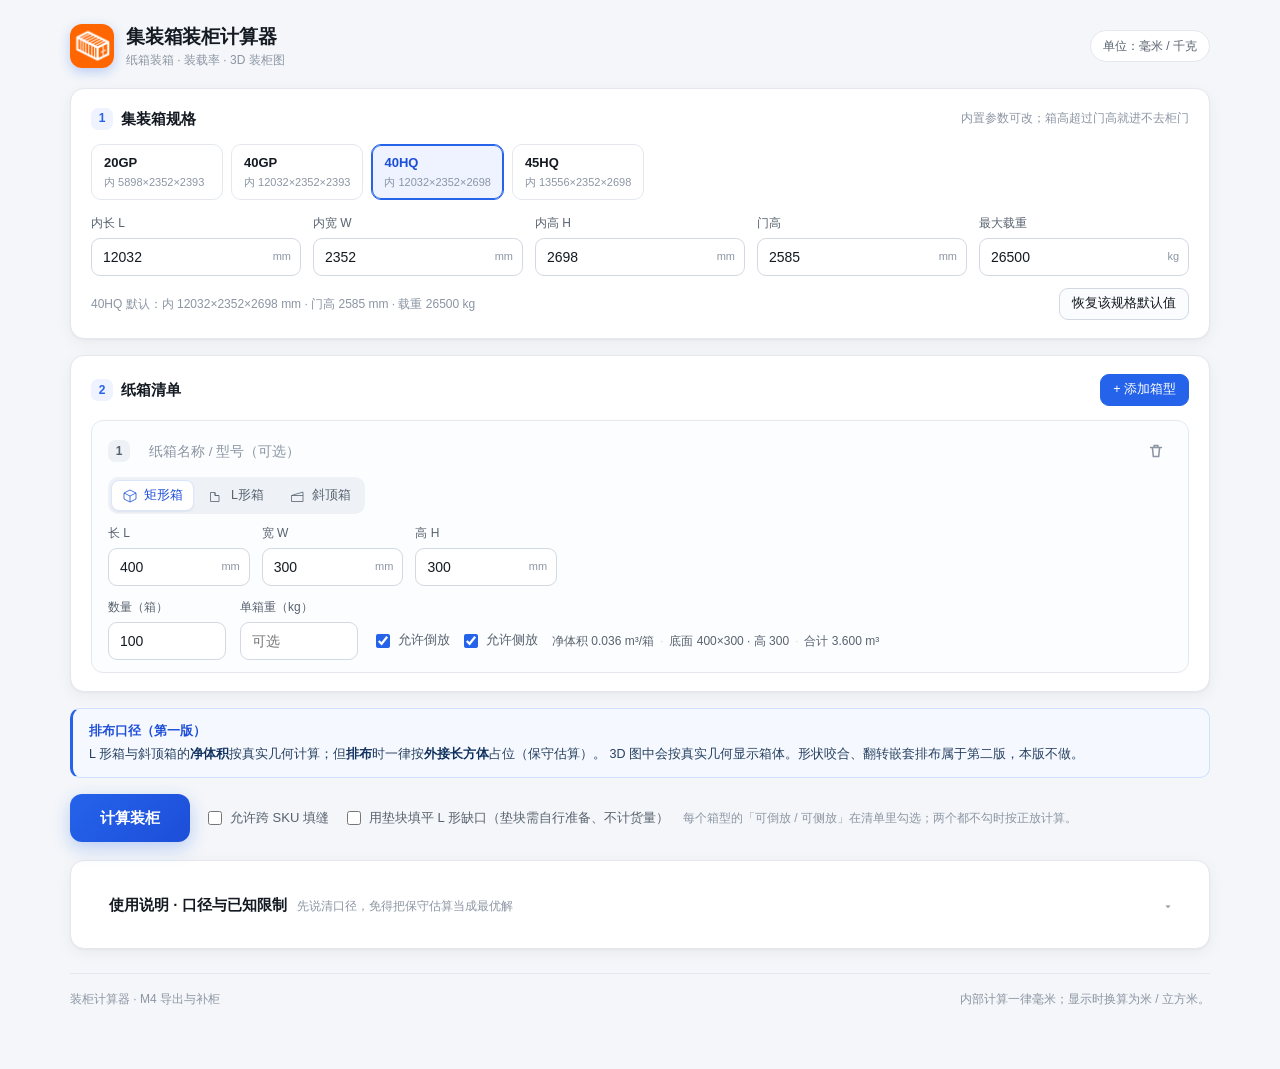
<file: auto.html>
<!DOCTYPE html>
<html lang="zh-CN">
<head>
<meta charset="UTF-8">
<meta name="viewport" content="width=device-width, initial-scale=1.0">
<title>集装箱装柜计算器 · 纸箱算柜 + 装柜图</title>
<meta name="description" content="输入纸箱尺寸与数量，选集装箱规格，算出能装多少、怎么排，并生成可旋转的 3D 装柜图。纯前端，无需上传数据。">
<link rel="icon" href="assets/favicon-32.png" sizes="32x32" type="image/png">
<link rel="icon" href="assets/favicon-16.png" sizes="16x16" type="image/png">
<link rel="icon" href="assets/favicon-48.png" sizes="48x48" type="image/png">
<link rel="icon" href="assets/favicon.ico" sizes="any">
<link rel="apple-touch-icon" href="assets/apple-touch-icon.png">
<link rel="stylesheet" href="css/style.css">
</head>
<body>
<div class="wrap">

  <header class="topbar">
    <div class="brand">
      <div class="logo">
        <img src="assets/logo.png" alt="Container Loading" width="44" height="44">
      </div>
      <div class="brand-text">
        <h1>集装箱装柜计算器</h1>
        <p>纸箱装箱 · 装载率 · 3D 装柜图</p>
      </div>
    </div>
    <div class="unit-badge">单位：毫米 / 千克</div>
  </header>

  <!-- 1. 集装箱规格 -->
  <section class="card" id="container-card">
    <div class="card-head">
      <h2><span class="step">1</span>集装箱规格</h2>
      <span class="hint">内置参数可改；箱高超过门高就进不去柜门</span>
    </div>

    <div class="preset-row" id="preset-row" role="tablist" aria-label="集装箱规格"></div>

    <div class="spec-grid">
      <label class="field">
        <span class="field-label">内长 L</span>
        <span class="input-wrap"><input type="number" id="spec-innerL" step="1" min="1" inputmode="decimal"><i>mm</i></span>
      </label>
      <label class="field">
        <span class="field-label">内宽 W</span>
        <span class="input-wrap"><input type="number" id="spec-innerW" step="1" min="1" inputmode="decimal"><i>mm</i></span>
      </label>
      <label class="field">
        <span class="field-label">内高 H</span>
        <span class="input-wrap"><input type="number" id="spec-innerH" step="1" min="1" inputmode="decimal"><i>mm</i></span>
      </label>
      <label class="field">
        <span class="field-label">门高</span>
        <span class="input-wrap"><input type="number" id="spec-doorH" step="1" min="1" inputmode="decimal"><i>mm</i></span>
      </label>
      <label class="field">
        <span class="field-label">最大载重</span>
        <span class="input-wrap"><input type="number" id="spec-payload" step="1" min="1" inputmode="decimal"><i>kg</i></span>
      </label>
    </div>
    <div class="spec-foot">
      <span class="spec-note" id="spec-note"></span>
      <button type="button" class="btn ghost small" id="reset-container">恢复该规格默认值</button>
    </div>
  </section>

  <!-- 2. 纸箱清单 -->
  <section class="card" id="sku-card">
    <div class="card-head">
      <h2><span class="step">2</span>纸箱清单</h2>
      <button type="button" class="btn primary small" id="add-sku">+ 添加箱型</button>
    </div>
    <div class="sku-list" id="sku-list"></div>
    <div class="empty" id="sku-empty" hidden>还没有箱型，点右上角「+ 添加箱型」开始。</div>
  </section>

  <!-- 口径说明（红线，必须一直可见） -->
  <div class="callout">
    <div class="callout-title">排布口径（第一版）</div>
    <p>
      L 形箱与斜顶箱的<b>净体积</b>按真实几何计算；但<b>排布</b>时一律按<b>外接长方体</b>占位（保守估算）。
      3D 图中会按真实几何显示箱体。形状咬合、翻转嵌套排布属于第二版，本版不做。
    </p>
  </div>

  <div class="actions">
    <button type="button" class="btn calc" id="calc-btn">计算装柜</button>
    <label class="toggle calc-toggle" title="层内余缝用其他箱型补满；开启后箱数只会不变或变多">
      <input type="checkbox" id="allow-fill"> 允许跨 SKU 填缝
    </label>
    <label class="toggle calc-toggle" title="用垫块/纸板把 L 形台阶缺口垫平后 L 形才能继续叠；垫块需自行准备、不计货量，3D 里用灰色块标出">
      <input type="checkbox" id="allow-dunnage"> 用垫块填平 L 形缺口（垫块需自行准备、不计货量）
    </label>
    <span class="actions-hint">每个箱型的「可倒放 / 可侧放」在清单里勾选；两个都不勾时按正放计算。</span>
  </div>

  <!-- 结果 -->
  <section class="card hidden" id="result-card">
    <div class="card-head">
      <h2><span class="step">3</span><span id="result-title">校验结果</span></h2>
      <div class="result-head-right">
        <span class="hint" id="result-hint"></span>
        <button type="button" class="btn small" id="export-btn" hidden>导出装柜清单 CSV</button>
      </div>
    </div>
    <div id="result-body"></div>
  </section>

  <!-- 3D 装柜图 -->
  <section class="card hidden" id="viewer-card">
    <div class="card-head">
      <h2><span class="step">4</span>3D 装柜图</h2>
      <div class="viewer-tools">
        <label class="tool">显示
          <select id="layer-select" aria-label="选择显示哪一层"></select>
        </label>
      </div>
    </div>
    <div class="viewer-canvas" id="viewer-canvas"></div>
    <div class="legend" id="viewer-legend"></div>
    <div class="viewer-foot">
      拖动旋转 · 滚轮缩放 · 右键拖动平移 · 点图例可高亮某个箱型。
      L形箱 / 斜顶箱按真实几何渲染；排布位置仍是外接长方体口径（两者不一致的地方就是保守留空）。
      <b>箱体之间那一点点缝隙只是为了看清每一箱，是渲染时每箱缩 4mm，不代表真实余量</b>，实际排布按外接长方体紧贴计算。
    </div>
  </section>

  <!-- 使用说明：默认收起，点标题展开；展开状态记在 localStorage -->
  <section class="card" id="help-card">
    <button type="button" class="help-toggle" id="help-toggle" aria-expanded="false" aria-controls="help-body">
      <span class="help-toggle-title">使用说明 · 口径与已知限制</span>
      <span class="help-toggle-hint">先说清口径，免得把保守估算当成最优解</span>
      <span class="help-toggle-arrow" aria-hidden="true">▾</span>
    </button>
    <div class="help-body" id="help-body" hidden>
    <details class="help-seg">
      <summary>三档前提（先看这个）</summary>
      <div class="help-grid">
      <div class="help-item">
        <h3>怎么用</h3>
        <p>选集装箱规格（内置 20GP / 40GP / 40HQ / 45HQ，参数可改）→ 加纸箱行，选形状、填尺寸与数量 → 点「计算装柜」。
          单箱重量可以不填，但不填就只能算体积，载重和「是否超重」算不了。</p>
      </div>
      <div class="help-item">
        <h3>三档前提（先看这个）</h3>
        <p><b>无前提</b>：箱子自己就能装成，最上面的主数字只给这一档。<br>
          <b>需垫块 N 块</b>：L 形台阶缺口要先用垫块/纸板垫平才能继续叠；垫块不是货、要自备。<br>
          <b>需配箱 M 个</b>：用刚好塞进缺口的配套箱（尺寸 W低×(H高−H低)×L）代替垫块，能多装货，但要多发这款货。<br>
          带前提的方案都会在方案条上标出来，勾了对应开关才会当「最优」。</p>
      </div>
      </div>
    </details>
    <details class="help-seg">
      <summary>方案条怎么读</summary>
      <div class="help-grid">
      <div class="help-item">
        <h3>方案条怎么读</h3>
        <p>每次计算会跑 48 个方案（姿态 4 × 填缺口方式 2 × 排序 3 × 填缝 2；输入大时按规模降到 24 / 12 个）。
          主数字是<b>零前提最优</b>；带前提的写在下面「若自备 N 块垫块可到 X 箱」。每个方案都过了物理校验，点方案条可以切 3D 对照。</p>
      </div>
      <div class="help-item">
        <h3>旧版数字说明</h3>
        <p><b>旧版那组「混装 500 箱」物理上装不出来</b>（层层压在斜顶斜面 / L 形缺口空腔上），正确值是 <b>340</b>。
          看到旧截图或旧记录请按 340 理解，不是退步。</p>
      </div>
      </div>
    </details>
    <details class="help-seg">
      <summary>口径与细节</summary>
      <div class="help-grid">
      <div class="help-item">
        <h3>非矩形箱按外接长方体占位</h3>
        <p>L 形箱、斜顶箱的净体积按真实几何计算，但排布时用它的外接长方体占位（保守估算），
          3D 里才按真实形状显示。斜顶箱开「可倒放」后的对扣是两只外接体互补，不改变这个口径。</p>
      </div>
      <div class="help-item">
        <h3>姿态开关：可倒放 / 可侧放</h3>
        <p>水平 90° 旋转始终允许；每个箱型可以单独勾「可倒放」「可侧放」，程序只在允许的姿态里挑最省空间的。
          两个开关默认都关——有「此面向上」标识的货不能随意倒放，算错的代价太大，请按实际货物勾选。</p>
      </div>
      <div class="help-item">
        <h3>斜顶对扣与跨 SKU 填缝</h3>
        <p>斜顶箱勾了「可倒放」后会尝试一正一倒成对叠放：两只拼成高度 = H低+H高 的实心块，每对省 H高−H低。
          勾「允许跨 SKU 填缝」后，层内剩下的窄条缝会用别的小箱补满（箱数只会不变或变多）。
          L 形箱的台阶缺口无法用另一只 L 箱填满（会互相穿插），只能靠别的小箱填。</p>
      </div>
      <div class="help-item">
        <h3>不会悬空</h3>
        <p>每箱下方必须有完整的支撑面（顶面高度与它底面相同的箱子完全覆盖它的底面），否则不摆；最底层由柜底支撑。
          这条会跳过一些「看起来能放其实悬空」的位置，装得少一点，但装柜单能照着装。</p>
      </div>
      <div class="help-item">
        <h3>箱子比门高就进不去</h3>
        <p>箱体必须先过柜门。40HQ 内高 2698mm、门高只有 2585mm，2600mm 的箱子里头放得下也进不了门，
          程序按门高拦截并写明具体数值。内高和门高都可以在规格里改。</p>
      </div>
      <div class="help-item">
        <h3>结果怎么读</h3>
        <p>体积装载率 = 已装箱净体积 ÷ 柜内容积；分层明细一层一个箱型，层高累加不超过内高；
          装不完时会给出剩余箱数、原因，以及同规格柜还需要几个。</p>
      </div>
      <div class="help-item">
        <h3>3D 图里那点缝隙</h3>
        <p>每箱渲染时缩了 4mm 以便看清是哪一箱，<b>只是视觉效果，不代表真实余量</b>；
          排布位置仍按外接长方体紧贴计算。箱体描边是一个整体几何，不会拖慢交互。</p>
      </div>
      <div class="help-item">
        <h3>为什么有空间却装不进去</h3>
        <p>装载率下面有一栏「为什么停」，把剩余空间拆成<b>可承重</b>和<b>不可承重</b>：
          斜面（斜顶箱单只，放上去就塌）、顶面零碎（顶面高低不齐，一整只箱跨不过去）、高度不足（层数取整）。
          每条阻塞原因后面会给能解锁的开关和能到多少箱。</p>
      </div>
      <div class="help-item">
        <h3>同款箱换姿态填条带</h3>
        <p>主姿态铺满后剩下的窄带，会先用<b>同款箱的其它姿态</b>（转 90°、侧放）去塞，
          塞不下的才交给别的箱型；分层明细里「主姿态 / 换姿态填条带」分开列。
          条带里的箱子可以比本层高（那一片上面不再叠层），但仍须下方有完整支撑。</p>
      </div>
      <div class="help-item">
        <h3>默认不限方向，限制由你按 SKU 定</h3>
        <p>现实里纸箱可以任意方向摆，所以默认「允许侧放 / 允许倒放」都是勾上的，系统按几何判断哪些面真能放平：
          矩形 6 个面、斜顶 5 个（斜面朝下放不住）、L 形 5 个（台阶面朝下放不住）。
          <b>有「此面向上」标识、易碎必须立放的货，在那一行取消勾选</b>，没勾的姿态不会出现在任何方案里。</p>
        <p>侧放、倒扣之后的承重面按<b>真实接触面</b>算（斜面、台阶竖面不承重），不会因为外接体看着平就让你叠上去。</p>
        <p>斜顶箱 / L 形箱的倒放只用于「一正一倒对扣」的上件——它们单独倒过来没有水平底面，落地就是斜面或台阶。</p>
      </div>
      <div class="help-item">
        <h3>装不下时看「所需柜数」</h3>
        <p>装不完时，结果页会按同规格柜重算剩余货物还需要几个柜，并列出每柜装多少箱；
          超过门高或底面超尺寸的箱子换柜也装不进，会单独列出来说明要改箱型。</p>
      </div>
      <div class="help-item">
        <h3>结果页最下面的「本单体检」</h3>
        <p>四项：越界箱数、两两重叠、悬空 / 压斜面、渲染与占位的最大偏差，<b>都应该是 0</b>。
          不是 0 时会写明第几层哪一箱、哪个坐标差多少——把那一栏截图发过来就能直接定位，
          不用再复述参数。</p>
      </div>
      </div>
    </details>
    <details class="help-seg">
      <summary>已知限制</summary>
      <ul class="help-limits">
        <li>一层一个主箱型，层内余缝才跨 SKU 填；不做三维任意摆放。</li>
        <li>L 形台阶缺口只能靠别的箱子或垫块填，同款 L 互相填会穿插（几何上无解）。</li>
        <li>载重要靠单箱重量，没填重量只能算体积，载重界记为「未约束」。</li>
        <li>上界是放宽后的估计：差距为 0 才标「已证明最优」，否则「差距 N 箱（受放宽影响）」。</li>
        <li>侧躺互补块已评估未做：密度 0.1114 低于竖直对扣 0.1133，见 RELEASE.md。</li>
      </ul>
    </details>
    </div>
  </section>

  <footer class="foot">
    <span>装柜计算器 · M4 导出与补柜</span>
    <span>内部计算一律毫米；显示时换算为米 / 立方米。</span>
  </footer>
</div>

<script src="js/core/shapes.js"></script>
<script src="js/core/containers.js"></script>
<script src="js/core/validate.js"></script>
<script src="js/core/solid.js"></script>
<script src="js/core/pack.js"></script>
<script src="js/core/layerdp.js"></script>
<script src="js/core/explain.js"></script>
<script src="js/core/report.js"></script>
<script src="js/core/storage.js"></script>
<script src="js/ui/container-panel.js"></script>
<script src="js/ui/sku-rows.js"></script>
<script src="js/ui/result.js"></script>
<script src="js/ui/health.js"></script>
<script src="js/ui/diag.js"></script>
<script src="js/ui/export-csv.js"></script>
<script src="js/ui/help.js"></script>
<script src="js/app.js"></script>
<script type="module" src="js/ui/viewer.js"></script>
</body>
</html>
</file>
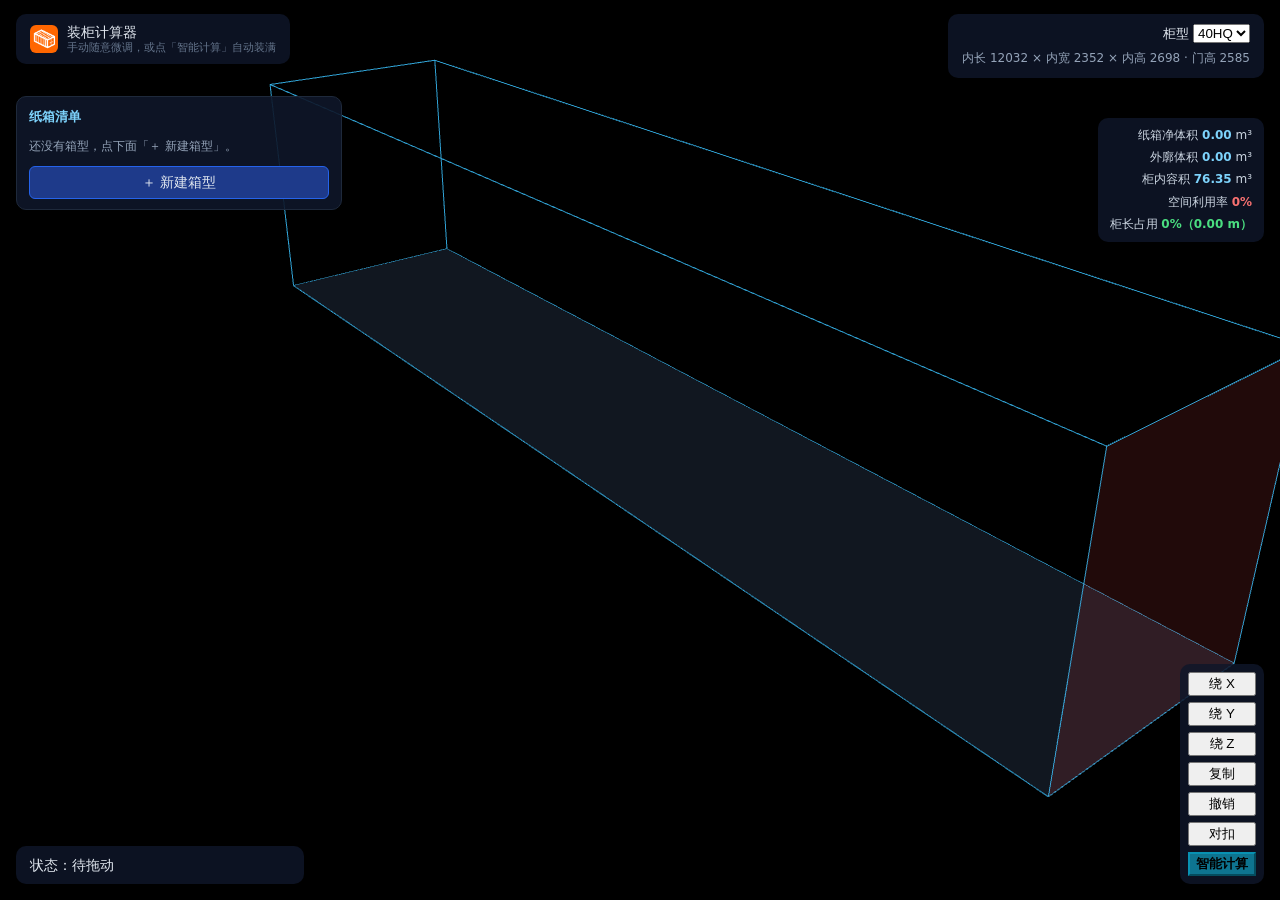
<file: manual-proto.html>
<!DOCTYPE html>
<html lang="zh-CN">
<head>
<meta charset="UTF-8">
<meta http-equiv="refresh" content="0; url=./">
<title>装柜计算 · 转到首页</title>
<style>
  body { margin: 0; background: #0f172a; color: #e2e8f0; font: 14px/1.6 system-ui, "Microsoft YaHei", sans-serif;
         display: flex; align-items: center; justify-content: center; height: 100vh; }
  a { color: #38bdf8; }
</style>
</head>
<body>
<div>手动装柜已经是首页，正在跳转…<br><a href="./">没跳过去点这里</a></div>
<script>location.replace('./');</script>
</body>
</html>
</file>
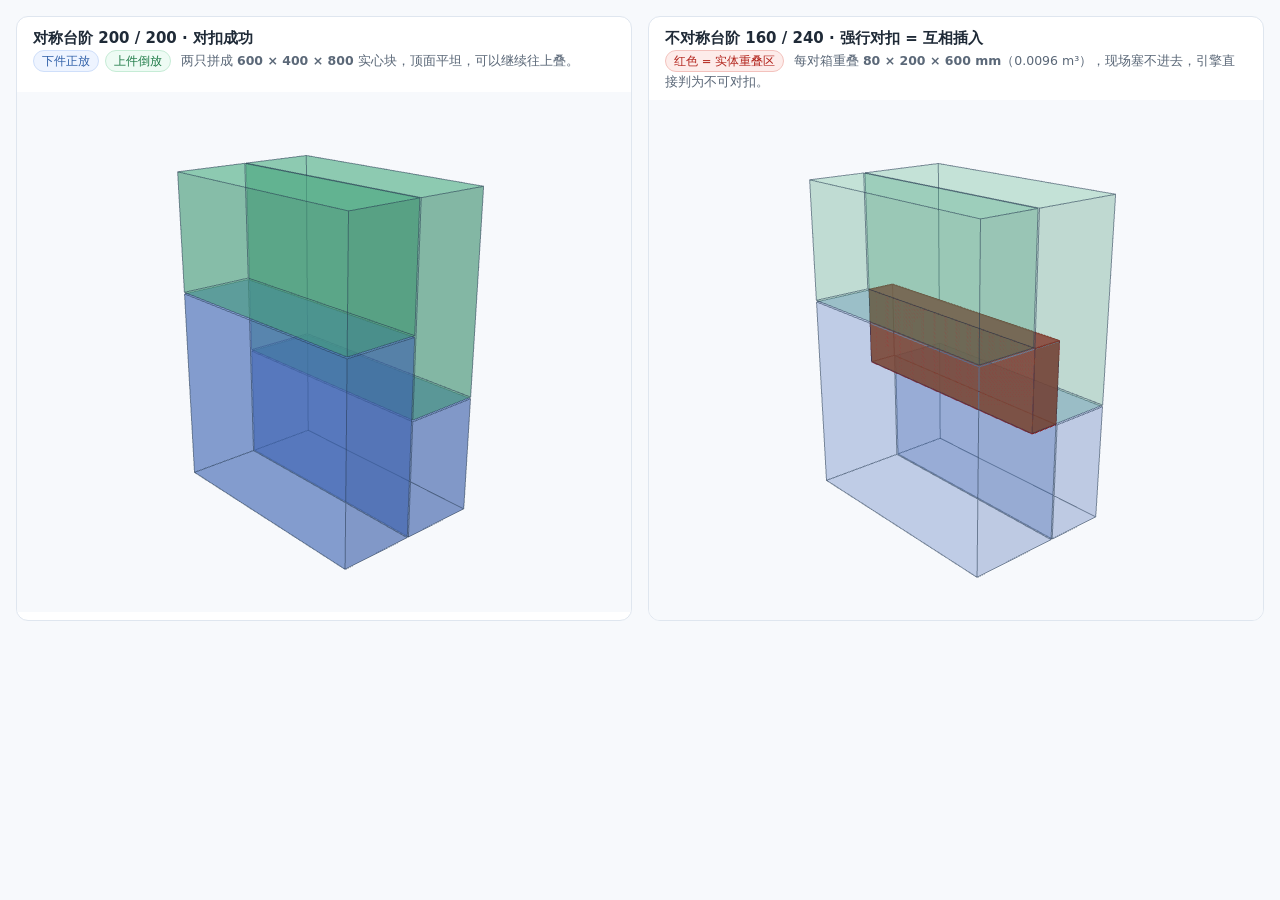
<file: tools/pair-figs.html>
<!doctype html>
<html lang="zh-CN">
<head>
<meta charset="utf-8">
<title>L 形对扣对照图</title>
<style>
  body { margin: 0; background: #f7f9fc; font-family: "Microsoft YaHei", system-ui, sans-serif; color: #1f2a37; }
  .wrap { display: flex; gap: 16px; padding: 16px; }
  .fig { flex: 1; background: #fff; border: 1px solid #dfe6ef; border-radius: 12px; overflow: hidden; }
  .fig h2 { font-size: 15px; margin: 12px 16px 2px; }
  .fig p { font-size: 12.5px; color: #5b6878; margin: 0 16px 8px; line-height: 1.6; min-height: 34px; }
  canvas { display: block; width: 100%; height: 520px; }
  .tag { display: inline-block; font-size: 11.5px; padding: 1px 8px; border-radius: 999px; margin-right: 6px; }
  .tag.red { background: #fdecea; color: #b3261e; border: 1px solid #f3c2bd; }
  .tag.gray { background: #eef2f7; color: #5b6878; border: 1px solid #dbe3ec; }
  .tag.blue { background: #eef4ff; color: #2f5fa8; border: 1px solid #cfdffa; }
  .tag.green { background: #eefbf4; color: #1d7a46; border: 1px solid #c6ecd6; }
</style>
</head>
<body>
<div class="wrap">
  <div class="fig">
    <h2>对称台阶 200 / 200 · 对扣成功</h2>
    <p><span class="tag blue">下件正放</span><span class="tag green">上件倒放</span>
      两只拼成 <b>600 × 400 × 800</b> 实心块，顶面平坦，可以继续往上叠。</p>
    <canvas id="cA"></canvas>
  </div>
  <div class="fig">
    <h2>不对称台阶 160 / 240 · 强行对扣 = 互相插入</h2>
    <p><span class="tag red">红色 = 实体重叠区</span>
      每对箱重叠 <b>80 × 200 × 600 mm</b>（0.0096 m³），现场塞不进去，引擎直接判为不可对扣。</p>
    <canvas id="cB"></canvas>
  </div>
</div>
<script src="../js/core/solid.js"></script>
<script type="module">
import * as THREE from '../vendor/three.module.min.js';

const SV_SYM = { l: 600, w: 400, h: 500, wlow: 200, whigh: 200, hlow: 300, hhigh: 500 };
const SV_ASYM = { l: 600, w: 400, h: 500, wlow: 160, whigh: 240, hlow: 300, hhigh: 500 };
const GAP = 4; // 与页面上一样的视觉缝，便于看清两只箱子

function setup(canvas) {
  const r = new THREE.WebGLRenderer({ canvas, antialias: true });
  r.setPixelRatio(Math.min(window.devicePixelRatio || 1, 2));
  const rect = canvas.getBoundingClientRect();
  r.setSize(rect.width, rect.height, false);
  r.setClearColor(0xf7f9fc, 1);
  const scene = new THREE.Scene();
  scene.add(new THREE.HemisphereLight(0xffffff, 0xc9d4e2, 1.15));
  const d1 = new THREE.DirectionalLight(0xffffff, 0.8); d1.position.set(1, 2, 1.6); scene.add(d1);
  const d2 = new THREE.DirectionalLight(0xffffff, 0.35); d2.position.set(-1.4, 1, -1.2); scene.add(d2);
  const cam = new THREE.PerspectiveCamera(32, rect.width / rect.height, 1, 100000);
  return { r, scene, cam };
}

// 容器坐标（x 长, y 深, z 高）→ three（X 长, Y 高, Z 深）
const toWorld = (x, y, z) => new THREE.Vector3(x - 300, z, y - 200);

/** 与 js/ui/viewer.js 的 lshapeGeometry 一致：低段 L×H低×W低 在前，高段 L×H高×W高 在后 */
function addL(scene, sv, flipped, z, color, opacity) {
  const group = new THREE.Group();
  const mat = new THREE.MeshLambertMaterial({
    color, transparent: opacity < 1, opacity, depthWrite: opacity >= 1
  });
  const shape = (w, h, d, ty, tz) => {
    const g = new THREE.BoxGeometry(sv.l - GAP, h - GAP, d - GAP);
    g.translate(0, ty, tz);
    return g;
  };
  // 低段：高度 H低，贴底，深度 0..W低（容器深度从 0 起 = three z 从 -W/2 起）
  const low = new THREE.Mesh(
    shape(sv.wlow, sv.hlow, sv.wlow, sv.hlow / 2 - sv.h / 2, -sv.w / 2 + sv.wlow / 2), mat);
  // 高段：高度 H高，贴底，深度 W低..W
  const highG = new THREE.BoxGeometry(sv.l - GAP, sv.h - GAP, sv.whigh - GAP);
  highG.translate(0, -sv.h / 2 + sv.h / 2, 0); // 居中：底面贴 0
  const high = new THREE.Mesh(highG, mat);
  high.position.set(0, (sv.h / 2) - sv.h / 2, sv.w / 2 - sv.whigh / 2);
  group.add(low, high);

  group.traverse((o) => {
    if (!o.isMesh) return;
    const eg = new THREE.LineSegments(new THREE.EdgesGeometry(o.geometry, 10),
      new THREE.LineBasicMaterial({ color: 0x24384f, transparent: true, opacity: 0.55 }));
    eg.position.copy(o.position);
    group.add(eg);
  });

  if (flipped) group.scale.set(1, -1, -1); // 容器里对扣上件是 y→-y、z→-z（镜像深度 + 倒放）
  group.position.copy(toWorld(sv.l / 2, sv.w / 2, z + sv.h / 2));
  scene.add(group);
  return group;
}

/** 用 solid.js 采样两只箱子的实体重叠区 */
function overlapBox(sv, zUpper) {
  const item = { shape: 'lshape', shapeValues: sv, bbox: { l: sv.l, w: sv.w, h: sv.h } };
  const lower = { x: 0, y: 0, z: 0, l: sv.l, w: sv.w, h: sv.h, pose: [1, 0, 0, 0, 1, 0, 0, 0, 1] };
  const upper = { x: 0, y: 0, z: zUpper, l: sv.l, w: sv.w, h: sv.h, pose: [1, 0, 0, 0, -1, 0, 0, 0, -1] };
  const S = window.CL.solid;
  let minY = 1e9, maxY = -1e9, minZ = 1e9, maxZ = -1e9, depth = 0;
  for (let y = 0; y <= sv.w; y += 2) {
    for (let z = 0; z <= 820; z += 2) {
      const a = S.spanAt(lower, item, 300, y);
      const b = S.spanAt(upper, item, 300, y);
      if (!a || !b) continue;
      if (z < Math.max(a[0], b[0]) || z > Math.min(a[1], b[1])) continue;
      const ov = Math.min(a[1], b[1]) - Math.max(a[0], b[0]);
      if (ov > 1) {
        depth = Math.max(depth, ov);
        minY = Math.min(minY, y); maxY = Math.max(maxY, y);
        minZ = Math.min(minZ, z); maxZ = Math.max(maxZ, z);
      }
    }
  }
  if (depth <= 0) return null;
  return { y0: minY, y1: maxY, z0: minZ, z1: maxZ, depth };
}

const A = setup(document.getElementById('cA'));
const B = setup(document.getElementById('cB'));

addL(A.scene, SV_SYM, false, 0, 0x5b8ff9, 0.62);
addL(A.scene, SV_SYM, true, 300, 0x61d9a4, 0.62);

addL(B.scene, SV_ASYM, false, 0, 0x5b8ff9, 0.30);
addL(B.scene, SV_ASYM, true, 300, 0x61d9a4, 0.30);
const ov = overlapBox(SV_ASYM, 300);
if (ov) {
  const w = ov.y1 - ov.y0;
  const h = ov.z1 - ov.z0;
  const geo = new THREE.BoxGeometry(596, h, w);
  const red = new THREE.Mesh(geo, new THREE.MeshLambertMaterial({ color: 0xd93025, transparent: true, opacity: 0.85 }));
  red.position.copy(toWorld(300, (ov.y0 + ov.y1) / 2, (ov.z0 + ov.z1) / 2));
  B.scene.add(red);
  const re = new THREE.LineSegments(new THREE.EdgesGeometry(geo), new THREE.LineBasicMaterial({ color: 0x8c1d18 }));
  re.position.copy(red.position);
  B.scene.add(re);
  window.__overlap = { w: w, h: h, y0: ov.y0, y1: ov.y1, z0: ov.z0, z1: ov.z1, depth: ov.depth };
}

A.cam.position.set(1550, 1150, 1350);
A.cam.lookAt(0, 380, 0);
B.cam.position.set(1550, 1150, 1350);
B.cam.lookAt(0, 380, 0);
A.r.render(A.scene, A.cam);
B.r.render(B.scene, B.cam);
window.__pairFigsReady = true;
</script>
</body>
</html>
</file>
<file: css/style.css>
/* 集装箱装柜计算器 · 样式（桌面优先，移动端可用） */

:root {
  --bg: #f4f6f9;
  --card: #ffffff;
  --line: #e4e8ee;
  --line-strong: #d3d9e2;
  --ink: #141a22;
  --ink2: #57626f;
  --ink3: #8b95a3;
  --accent: #2563eb;
  --accent-soft: #eef3ff;
  --accent-dark: #1d4ed8;
  --ok: #0f7a4a;
  --ok-soft: #eaf7f0;
  --err: #c02626;
  --err-soft: #fdf1f1;
  --warn: #a15c09;
  --warn-soft: #fdf6e9;
  --radius: 14px;
  --shadow: 0 1px 2px rgba(16, 24, 40, .04), 0 4px 16px rgba(16, 24, 40, .05);
}

* { box-sizing: border-box; }

html { -webkit-text-size-adjust: 100%; }

body {
  margin: 0;
  background: var(--bg);
  color: var(--ink);
  font-family: -apple-system, BlinkMacSystemFont, "Segoe UI", "PingFang SC", "Hiragino Sans GB", "Microsoft YaHei", "Noto Sans SC", sans-serif;
  font-size: 14px;
  line-height: 1.55;
  -webkit-font-smoothing: antialiased;
}

h1, h2, h3 { margin: 0; font-weight: 600; }
p { margin: 0; }
button { font: inherit; color: inherit; }
input { font: inherit; color: inherit; }

.wrap {
  max-width: 1180px;
  margin: 0 auto;
  padding: 22px 20px 60px;
}

/* ---------- 顶栏 ---------- */
.topbar {
  display: flex;
  align-items: center;
  justify-content: space-between;
  gap: 16px;
  margin-bottom: 18px;
}

.brand { display: flex; align-items: center; gap: 12px; }

.logo {
  width: 44px; height: 44px;
  border-radius: 12px;
  display: grid; place-items: center;
  overflow: hidden;
  flex: none;
  box-shadow: 0 4px 12px rgba(37, 99, 235, .28);
}
.logo img { width: 44px; height: 44px; display: block; object-fit: contain; }
.logo svg { width: 24px; height: 24px; }

.brand-text h1 { font-size: 19px; letter-spacing: -.01em; }
.brand-text p { font-size: 12px; color: var(--ink3); }

.unit-badge {
  font-size: 12px;
  color: var(--ink2);
  border: 1px solid var(--line);
  background: #fff;
  padding: 6px 12px;
  border-radius: 999px;
  white-space: nowrap;
}

/* ---------- 卡片 ---------- */
.card {
  background: var(--card);
  border: 1px solid var(--line);
  border-radius: var(--radius);
  box-shadow: var(--shadow);
  padding: 18px 20px;
  margin-bottom: 16px;
}

.card-head {
  display: flex;
  align-items: center;
  justify-content: space-between;
  gap: 12px;
  margin-bottom: 14px;
  flex-wrap: wrap;
}

.card-head h2 {
  font-size: 15px;
  display: flex;
  align-items: center;
  gap: 8px;
}

.step {
  width: 22px; height: 22px;
  border-radius: 7px;
  background: var(--accent-soft);
  color: var(--accent);
  font-size: 12px;
  font-weight: 700;
  display: inline-grid;
  place-items: center;
}

.hint { font-size: 12px; color: var(--ink3); }

/* ---------- 集装箱预设 ---------- */
.preset-row {
  display: flex;
  flex-wrap: wrap;
  gap: 8px;
  margin-bottom: 14px;
}

.preset {
  border: 1px solid var(--line);
  background: #fff;
  border-radius: 10px;
  padding: 8px 12px;
  cursor: pointer;
  text-align: left;
  transition: border-color .15s, background .15s, box-shadow .15s;
  min-width: 132px;
}
.preset b { display: block; font-size: 13px; }
.preset span { display: block; font-size: 11px; color: var(--ink3); margin-top: 1px; }
.preset:hover { border-color: var(--line-strong); }
.preset.active {
  border-color: var(--accent);
  background: var(--accent-soft);
  box-shadow: 0 0 0 1px var(--accent) inset;
}
.preset.active b { color: var(--accent-dark); }

/* ---------- 输入 ---------- */
.spec-grid {
  display: grid;
  grid-template-columns: repeat(5, minmax(0, 1fr));
  gap: 10px 12px;
}

.field { display: flex; flex-direction: column; gap: 5px; min-width: 0; }
.field-label { font-size: 12px; color: var(--ink2); }

.input-wrap { position: relative; display: block; }

.input-wrap input {
  width: 100%;
  height: 38px;
  border: 1px solid var(--line-strong);
  border-radius: 9px;
  padding: 0 40px 0 11px;
  background: #fff;
  outline: none;
  transition: border-color .15s, box-shadow .15s;
  font-variant-numeric: tabular-nums;
}

.input-wrap input:focus {
  border-color: var(--accent);
  box-shadow: 0 0 0 3px rgba(37, 99, 235, .14);
}

.input-wrap input.invalid {
  border-color: var(--err);
  background: var(--err-soft);
}
.input-wrap input.invalid:focus { box-shadow: 0 0 0 3px rgba(192, 38, 38, .13); }

.input-wrap i {
  position: absolute;
  right: 10px;
  top: 50%;
  transform: translateY(-50%);
  font-style: normal;
  font-size: 11px;
  color: var(--ink3);
  pointer-events: none;
}

input[type=number]::-webkit-outer-spin-button,
input[type=number]::-webkit-inner-spin-button { margin-left: 2px; }

.spec-foot {
  display: flex;
  align-items: center;
  justify-content: space-between;
  gap: 12px;
  margin-top: 12px;
  flex-wrap: wrap;
}

.spec-note { font-size: 12px; color: var(--ink3); }
.spec-note.custom { color: var(--warn); }

/* ---------- 按钮 ---------- */
.btn {
  border: 1px solid var(--line-strong);
  background: #fff;
  border-radius: 9px;
  padding: 0 16px;
  height: 38px;
  cursor: pointer;
  font-size: 13px;
  transition: background .15s, border-color .15s, transform .05s;
  white-space: nowrap;
}
.btn:hover { border-color: var(--ink3); }
.btn:active { transform: translateY(1px); }
.btn.small { height: 32px; padding: 0 12px; font-size: 12.5px; }
.btn.ghost { background: #fbfcfd; }
.btn.primary { background: var(--accent); border-color: var(--accent); color: #fff; }
.btn.primary:hover { background: var(--accent-dark); border-color: var(--accent-dark); }

/* ---------- 纸箱行 ---------- */
.sku-list { display: flex; flex-direction: column; gap: 12px; }

.sku-card {
  border: 1px solid var(--line);
  border-radius: 12px;
  padding: 14px 16px 12px;
  background: #fcfdfe;
}

.sku-card.flash { animation: flash 1s ease; }
@keyframes flash {
  0% { background: #eef4ff; border-color: #9dbcf7; }
  100% { background: #fcfdfe; border-color: var(--line); }
}

.sku-head { display: flex; align-items: center; gap: 10px; margin-bottom: 10px; }

.sku-index {
  width: 22px; height: 22px;
  border-radius: 7px;
  background: #eef1f5;
  color: var(--ink2);
  font-size: 12px;
  font-weight: 600;
  display: grid; place-items: center;
  flex: none;
}

.sku-name {
  flex: 1;
  min-width: 0;
  height: 32px;
  border: 1px solid transparent;
  background: transparent;
  border-radius: 8px;
  padding: 0 8px;
  font-size: 13.5px;
  font-weight: 500;
  outline: none;
}
.sku-name::placeholder { color: var(--ink3); font-weight: 400; }
.sku-name:hover { background: #fff; border-color: var(--line); }
.sku-name:focus { background: #fff; border-color: var(--accent); box-shadow: 0 0 0 3px rgba(37, 99, 235, .12); }

.icon-btn {
  width: 32px; height: 32px;
  border-radius: 8px;
  border: 1px solid transparent;
  background: transparent;
  color: var(--ink3);
  cursor: pointer;
  display: grid; place-items: center;
  flex: none;
}
.icon-btn svg { width: 18px; height: 18px; }
.icon-btn:hover { color: var(--err); background: var(--err-soft); }

/* 形状切换 */
.shape-tabs {
  display: inline-flex;
  gap: 4px;
  padding: 3px;
  background: #eef2f7;
  border-radius: 10px;
  margin-bottom: 10px;
  flex-wrap: wrap;
}

.shape-tab {
  border: 1px solid transparent;
  background: transparent;
  border-radius: 8px;
  padding: 5px 10px;
  font-size: 12.5px;
  color: var(--ink2);
  cursor: pointer;
  display: inline-flex;
  align-items: center;
  gap: 6px;
  transition: background .15s, color .15s;
}
.shape-tab .shape-ico { display: inline-flex; width: 16px; height: 16px; }
.shape-tab .shape-ico svg { width: 16px; height: 16px; }
.shape-tab:hover { color: var(--ink); }
.shape-tab.active {
  background: #fff;
  color: var(--accent-dark);
  border-color: #dbe5fb;
  box-shadow: 0 1px 2px rgba(16, 24, 40, .06);
}

.shape-note {
  font-size: 12px;
  color: var(--ink3);
  margin: 0 0 10px;
}

.fields {
  display: grid;
  grid-template-columns: repeat(auto-fill, minmax(126px, 1fr));
  gap: 10px 12px;
}

.sku-foot {
  display: flex;
  align-items: flex-end;
  gap: 14px;
  margin-top: 12px;
  flex-wrap: wrap;
}

.field.mini { width: 118px; flex: none; }

.row-meta {
  flex: 1;
  min-width: 230px;
  font-size: 12px;
  color: var(--ink2);
  padding-bottom: 9px;
  display: flex;
  flex-wrap: wrap;
  gap: 4px 6px;
  align-items: baseline;
}
.row-meta .dot { color: var(--line-strong); }
.row-meta .meta-dim { color: var(--warn); }

.row-errors { margin-top: 8px; }
.row-errors:empty { display: none; }

.err-line {
  font-size: 12.5px;
  color: var(--err);
  margin: 3px 0;
  padding-left: 10px;
  position: relative;
}
.err-line::before {
  content: "";
  position: absolute;
  left: 0; top: 7px;
  width: 4px; height: 4px;
  border-radius: 50%;
  background: var(--err);
}

.empty {
  border: 1px dashed var(--line-strong);
  border-radius: 12px;
  padding: 28px;
  text-align: center;
  color: var(--ink3);
  font-size: 13px;
}

/* ---------- 口径说明 ---------- */
.callout {
  border: 1px solid #cfe0ff;
  border-left: 3px solid var(--accent);
  background: #f5f9ff;
  border-radius: 10px;
  padding: 12px 16px;
  margin-bottom: 16px;
  font-size: 12.5px;
  color: #274060;
  line-height: 1.65;
}
.callout-title { font-weight: 600; margin-bottom: 3px; color: var(--accent-dark); }
.callout b { color: #10305e; }

/* ---------- 动作区 ---------- */
.actions {
  display: flex;
  align-items: center;
  gap: 14px;
  flex-wrap: wrap;
  margin-bottom: 18px;
}

.btn.calc {
  height: 48px;
  padding: 0 30px;
  font-size: 15px;
  font-weight: 600;
  color: #fff;
  border: none;
  border-radius: 12px;
  background: linear-gradient(135deg, #2563eb, #1d4ed8);
  box-shadow: 0 6px 18px rgba(37, 99, 235, .28);
  cursor: pointer;
  transition: box-shadow .15s, transform .05s;
}
.btn.calc:hover { box-shadow: 0 8px 22px rgba(37, 99, 235, .36); }
.btn.calc:active { transform: translateY(1px); }

.actions-hint { font-size: 12px; color: var(--ink3); }

/* ---------- 结果 ---------- */
.hidden { display: none !important; }

#result-card.is-ok { border-color: #c8e7d7; }
#result-card.is-error { border-color: #f2cdcd; }
#result-card.is-partial { border-color: #ecd9b4; }

.block-title {
  font-size: 13.5px;
  margin: 18px 0 8px;
  display: flex;
  align-items: baseline;
  gap: 6px;
}
.block-title .muted { font-weight: 400; font-size: 12px; }

.table-wrap.tall { max-height: 420px; overflow-y: auto; }
.table-wrap.tall thead th { position: sticky; top: 0; z-index: 1; }

.note-cell { font-size: 12px; color: var(--ink2); min-width: 220px; }
.bad { color: var(--err); }
.good { color: var(--ok); }

.metrics {
  display: grid;
  grid-template-columns: repeat(auto-fit, minmax(190px, 1fr));
  gap: 10px;
  margin-bottom: 16px;
}

.metric {
  background: #f8fafc;
  border: 1px solid var(--line);
  border-radius: 12px;
  padding: 12px 14px;
  display: flex;
  flex-direction: column;
  gap: 2px;
}
.metric.ok { background: var(--ok-soft); border-color: #cbe7da; }
.metric-label { font-size: 12px; color: var(--ink3); }
.metric-value { font-size: 21px; font-weight: 650; letter-spacing: -.01em; font-variant-numeric: tabular-nums; }
.metric-value small { font-size: 12px; font-weight: 500; color: var(--ink2); }
.metric-sub { font-size: 11.5px; color: var(--ink3); }
.metric.ok .metric-value { color: var(--ok); }

.table-wrap {
  border: 1px solid var(--line);
  border-radius: 12px;
  overflow-x: auto;
  margin-bottom: 12px;
}

.tbl {
  width: 100%;
  border-collapse: collapse;
  font-size: 13px;
  min-width: 720px;
}
.tbl th {
  text-align: left;
  font-weight: 600;
  font-size: 12px;
  color: var(--ink2);
  background: #f8fafc;
  padding: 9px 12px;
  border-bottom: 1px solid var(--line);
  white-space: nowrap;
}
.tbl td { padding: 9px 12px; border-bottom: 1px solid #eff2f6; }
.tbl tr:last-child td { border-bottom: none; }
.tbl td.num, .tbl th:first-child { text-align: right; }
.mono { font-family: ui-monospace, SFMono-Regular, Menlo, Consolas, monospace; font-size: 12.5px; }
.muted { color: var(--ink3); }

.warn-box {
  background: var(--warn-soft);
  border: 1px solid #f0dfc0;
  color: var(--warn);
  border-radius: 10px;
  padding: 10px 14px;
  font-size: 12.5px;
  margin-bottom: 12px;
}
.warn-box .warn-title { font-weight: 600; }
.warn-box ul { margin: 6px 0 0; padding-left: 18px; }
.warn-box li { margin: 2px 0; }
.warn-box b { font-weight: 600; }

.next-note {
  font-size: 12px;
  color: var(--ink3);
  border-top: 1px dashed var(--line);
  padding-top: 10px;
}

/* ---------- 复制诊断 ---------- */
.diag-bar {
  display: flex;
  align-items: center;
  gap: 10px;
  flex-wrap: wrap;
  margin-bottom: 10px;
}
#diag-btn {
  font-size: 12.5px;
  font-family: inherit;
  color: #1f5fb0;
  background: #fff;
  border: 1px solid #bcd3f0;
  border-radius: 999px;
  padding: 4px 12px;
  cursor: pointer;
}
#diag-btn:hover { background: #eef5ff; border-color: #8fb8e8; }
.diag-tip { font-size: 12px; }
.diag-tip.ok { color: #1d7a46; }
.diag-tip.bad { color: #b3261e; }
.diag-hint { font-size: 11.5px; color: var(--ink3); }

/* ---------- 为什么停 ---------- */
.why-box {
  border: 1px solid var(--line);
  border-left: 3px solid #d9a13b;
  border-radius: 10px;
  background: #fffdf7;
  padding: 10px 14px;
  margin-bottom: 12px;
}
.why-box.is-done {
  border-left-color: #2e9e63;
  background: #f6fcf8;
}
.why-title { font-size: 13px; color: var(--ink); margin: 0 0 6px; line-height: 1.65; }
.why-line { font-size: 12.5px; color: var(--ink2); margin: 3px 0; line-height: 1.7; }
.why-unlock { margin: 8px 0 0; display: flex; flex-wrap: wrap; gap: 6px; }
.why-chip {
  font-size: 12px;
  color: var(--ink2);
  background: #f2f7ff;
  border: 1px solid #d5e3f7;
  border-radius: 999px;
  padding: 3px 10px;
  line-height: 1.6;
}
.why-chip small { color: var(--ink3); margin-left: 4px; }
.why-chip.gated { background: #fff7ec; border-color: #f0dcbd; }
.why-btn {
  margin-left: 8px;
  font-size: 11.5px;
  color: #1f5fb0;
  background: #fff;
  border: 1px solid #bcd3f0;
  border-radius: 999px;
  padding: 2px 9px;
  cursor: pointer;
  font-family: inherit;
}
.why-btn:hover { background: #eef5ff; border-color: #8fb8e8; }
.why-hint { font-size: 11.5px; color: var(--ink3); margin: 6px 0 0; line-height: 1.6; }

/* ---------- 本单体检 ---------- */
.health {
  margin-top: 14px;
  border: 1px solid var(--line);
  border-radius: 12px;
  padding: 12px 14px;
  background: var(--card2, #fbfcfe);
}
.health.is-ok { border-color: #cfe8d6; background: #f6fcf8; }
.health.is-bad { border-color: #f2c9c9; background: #fffafa; }
.health-title { font-size: 13px; font-weight: 600; color: var(--ink); }
.health-sub { font-weight: 400; font-size: 11.5px; color: var(--ink3); }
.health-grid {
  display: grid;
  grid-template-columns: repeat(4, minmax(0, 1fr));
  gap: 8px;
  margin: 10px 0 8px;
}
.health-cell {
  border: 1px solid var(--line);
  border-radius: 10px;
  padding: 8px 10px;
  background: #fff;
  display: flex;
  flex-direction: column;
  gap: 2px;
}
.health-cell.bad { border-color: #e8b4b4; background: #fff4f4; }
.health-num { font-size: 18px; font-weight: 600; color: var(--ink); font-variant-numeric: tabular-nums; }
.health-cell.bad .health-num { color: var(--err, #c0392b); }
.health-num small { font-size: 11px; font-weight: 400; color: var(--ink3); }
.health-label { font-size: 11.5px; color: var(--ink3); }
.health-line { font-size: 12px; color: var(--ink2); margin: 4px 0 0; line-height: 1.6; }
.health-line.bad { color: var(--err, #c0392b); }
.health-line.good { color: var(--ok, #2e7d4f); }

.err-summary { display: flex; flex-direction: column; gap: 12px; }

.err-group h3 {
  font-size: 13px;
  color: var(--err);
  margin-bottom: 4px;
}
.err-group ul { margin: 0; padding-left: 18px; }
.err-group li { font-size: 13px; color: var(--ink2); margin: 2px 0; }

/* ---------- 3D 装柜图 ---------- */
.viewer-canvas {
  position: relative;
  height: 520px;
  border: 1px solid var(--line);
  border-radius: 12px;
  overflow: hidden;
  background: #f7f9fc;
  touch-action: none;
}

.viewer-gl { display: block; width: 100%; height: 100%; }

.viewer-error {
  display: grid;
  place-items: center;
  height: 100%;
  padding: 24px;
  color: var(--ink2);
  font-size: 13px;
  text-align: center;
  line-height: 1.7;
}

/* 空场景提示：3D 里没箱子时不能说一片空白 */
.viewer-empty {
  position: absolute;
  left: 50%;
  top: 46%;
  transform: translate(-50%, -50%);
  max-width: 420px;
  padding: 14px 18px;
  border-radius: 10px;
  background: rgba(255, 255, 255, 0.92);
  border: 1px solid var(--line);
  color: var(--ink2);
  font-size: 12.5px;
  line-height: 1.75;
  text-align: center;
  pointer-events: none;
}
.viewer-empty b { color: var(--ink); }

.dim-label {
  position: absolute;
  left: 0;
  top: 0;
  font-size: 11px;
  line-height: 1;
  color: #41546b;
  background: rgba(255, 255, 255, .85);
  border: 1px solid rgba(148, 163, 184, .35);
  padding: 4px 7px;
  border-radius: 6px;
  white-space: nowrap;
  pointer-events: none;
  transition: opacity .12s;
}
.dim-label.dim-l { color: #2d4a72; }
.dim-label.dim-door { color: var(--accent); font-weight: 600; }

.viewer-tools { display: flex; gap: 10px; align-items: center; }
.tool { font-size: 12px; color: var(--ink2); display: inline-flex; gap: 6px; align-items: center; }
.tool select {
  height: 32px;
  border: 1px solid var(--line-strong);
  border-radius: 8px;
  background: #fff;
  padding: 0 8px;
  font-size: 12.5px;
  color: var(--ink);
}

.legend {
  display: flex;
  flex-wrap: wrap;
  gap: 8px;
  margin-top: 12px;
}
.legend:empty { display: none; }

.legend-item {
  display: inline-flex;
  align-items: center;
  gap: 7px;
  border: 1px solid var(--line);
  background: #fff;
  border-radius: 999px;
  padding: 5px 12px 5px 8px;
  cursor: pointer;
  font-size: 12.5px;
  transition: border-color .15s, background .15s;
}
.legend-item i {
  width: 10px;
  height: 10px;
  border-radius: 3px;
  display: inline-block;
}
.legend-item .legend-count { color: var(--ink3); font-size: 11.5px; }
.legend-item:hover { border-color: var(--line-strong); }
.legend-item.active { border-color: var(--accent); background: var(--accent-soft); }

.viewer-foot {
  margin-top: 10px;
  font-size: 12px;
  color: var(--ink3);
  line-height: 1.6;
}

/* ---------- 使用说明 ---------- */
.help-grid {
  display: grid;
  grid-template-columns: repeat(auto-fit, minmax(280px, 1fr));
  gap: 14px 22px;
}
.help-item h3 {
  font-size: 13px;
  margin-bottom: 4px;
  color: var(--ink);
}
.help-item p {
  font-size: 12.5px;
  color: var(--ink2);
  line-height: 1.7;
}
.help-item b { color: var(--ink); }

.result-head-right {
  display: flex;
  align-items: center;
  gap: 12px;
  flex-wrap: wrap;
}

.extra-line {
  margin-top: 8px;
  padding-top: 8px;
  border-top: 1px dashed #e6d3ae;
  color: var(--warn);
}
.extra-line b { color: #7a4406; }

.extra-box { margin-top: 10px; }
.extra-box .extra-line:first-child { border-top: none; padding-top: 0; margin-top: 0; }
.tbl.mini { font-size: 12.5px; min-width: 520px; }
.tbl.mini th, .tbl.mini td { padding: 6px 10px; }
.low-fill { color: var(--err); font-weight: 600; }

/* ---------- 姿态开关 ---------- */
.pose-toggles {
  display: flex;
  gap: 10px;
  align-items: center;
  padding-bottom: 9px;
  font-size: 12.5px;
  color: var(--ink2);
}
.toggle {
  display: inline-flex;
  align-items: center;
  gap: 5px;
  cursor: pointer;
  user-select: none;
}
.toggle input { width: 14px; height: 14px; accent-color: var(--accent); cursor: pointer; }
.calc-toggle { font-size: 13px; color: var(--ink2); }

/* ---------- 页脚 ---------- */
.foot {
  display: flex;
  justify-content: space-between;
  gap: 12px;
  flex-wrap: wrap;
  color: var(--ink3);
  font-size: 12px;
  margin-top: 24px;
  padding-top: 16px;
  border-top: 1px solid var(--line);
}

/* ---------- 方案对比 ---------- */
.plans {
  border: 1px solid var(--line);
  background: #fbfcfe;
  border-radius: 12px;
  padding: 12px 14px;
  margin-bottom: 14px;
}
.plans-title { font-size: 13.5px; color: var(--ink); }
.plans-title b { color: var(--accent-dark); font-size: 15px; }
.plan-list { display: flex; flex-wrap: wrap; gap: 6px; margin-top: 8px; }
.plan-chip {
  border: 1px solid var(--line-strong);
  background: #fff;
  border-radius: 999px;
  padding: 3px 10px;
  font-size: 12px;
  color: var(--ink2);
  cursor: pointer;
  font-variant-numeric: tabular-nums;
}
.plan-chip:hover { border-color: var(--accent); color: var(--accent-dark); }
.plan-chip.top { border-color: #9dbcf7; color: var(--accent-dark); background: var(--accent-soft); }
.plan-chip.active { background: var(--accent); border-color: var(--accent); color: #fff; }
.plan-chip.invalid { color: var(--ink3); text-decoration: line-through; }
.plan-chip.gated { border-style: dashed; color: var(--warn); background: var(--warn-soft); }
.plan-chip.gated.active { background: var(--warn); color: #fff; border-color: var(--warn); }
.plans-gated {
  margin-top: 6px;
  font-size: 12px;
  color: var(--warn);
  background: var(--warn-soft);
  border: 1px solid #f0dfc0;
  border-radius: 8px;
  padding: 6px 10px;
  line-height: 1.6;
}
.plans-sub { font-size: 11.5px; color: var(--ink3); margin-top: 8px; }

/* ---------- 配套箱建议 ---------- */
.advice {
  border: 1px solid #c7e0c9;
  border-left: 3px solid #2f855a;
  background: #f3faf5;
  border-radius: 10px;
  padding: 12px 16px;
  margin-bottom: 14px;
}
.advice-title {
  font-size: 13.5px;
  color: #1f5f3f;
  line-height: 1.6;
}
.advice-title b { color: #0d5c34; font-size: 15px; }
.advice-sub {
  margin-top: 6px;
  font-size: 12px;
  color: #4a6b58;
  line-height: 1.6;
}
.advice-list {
  margin: 6px 0 0;
  padding-left: 18px;
  font-size: 12.5px;
  color: #2c5b42;
  line-height: 1.7;
}
.advice-list li { margin: 3px 0; }

/* ---------- 响应式 ---------- */
@media (max-width: 860px) {
  .wrap { padding: 16px 12px 48px; }
  .spec-grid { grid-template-columns: repeat(2, minmax(0, 1fr)); }
  .brand-text h1 { font-size: 17px; }
  .unit-badge { display: none; }
  .row-meta { min-width: 100%; padding-bottom: 0; }
  .field.mini { flex: 1; width: auto; }
  .actions-hint { display: block; }
  .btn.calc { width: 100%; }
  .viewer-canvas { height: 340px; }
  .card-head { align-items: flex-start; }
}

/* ʹ��˵���۵�����Ĭ�����𣬵��չ���� */
.help-toggle {
  width: 100%; display: flex; align-items: baseline; gap: 10px; flex-wrap: wrap;
  padding: 14px 18px; background: none; border: 0; cursor: pointer;
  font: inherit; color: var(--ink); text-align: left;
}
.help-toggle:hover .help-toggle-title { color: var(--accent, #2563eb); }
.help-toggle-title { font-weight: 600; font-size: 15px; }
.help-toggle-hint { font-size: 12px; color: var(--ink3, #64748b); }
.help-toggle-arrow { margin-left: auto; font-size: 12px; color: var(--ink3, #64748b); }
.help-toggle:focus-visible { outline: 2px solid var(--accent, #2563eb); outline-offset: -2px; border-radius: 12px; }
.help-body { padding: 0 18px 16px; }
.help-seg { border-top: 1px solid var(--line, #e2e8f0); padding: 8px 0; }
.help-seg > summary { cursor: pointer; font-weight: 600; font-size: 14px; padding: 6px 0; }
.help-seg > summary:focus-visible { outline: 2px solid var(--accent, #2563eb); outline-offset: 2px; border-radius: 6px; }
.help-limits { margin: 6px 0 0; padding-left: 20px; font-size: 13px; line-height: 1.7; color: var(--ink2, #475569); }
</file>
